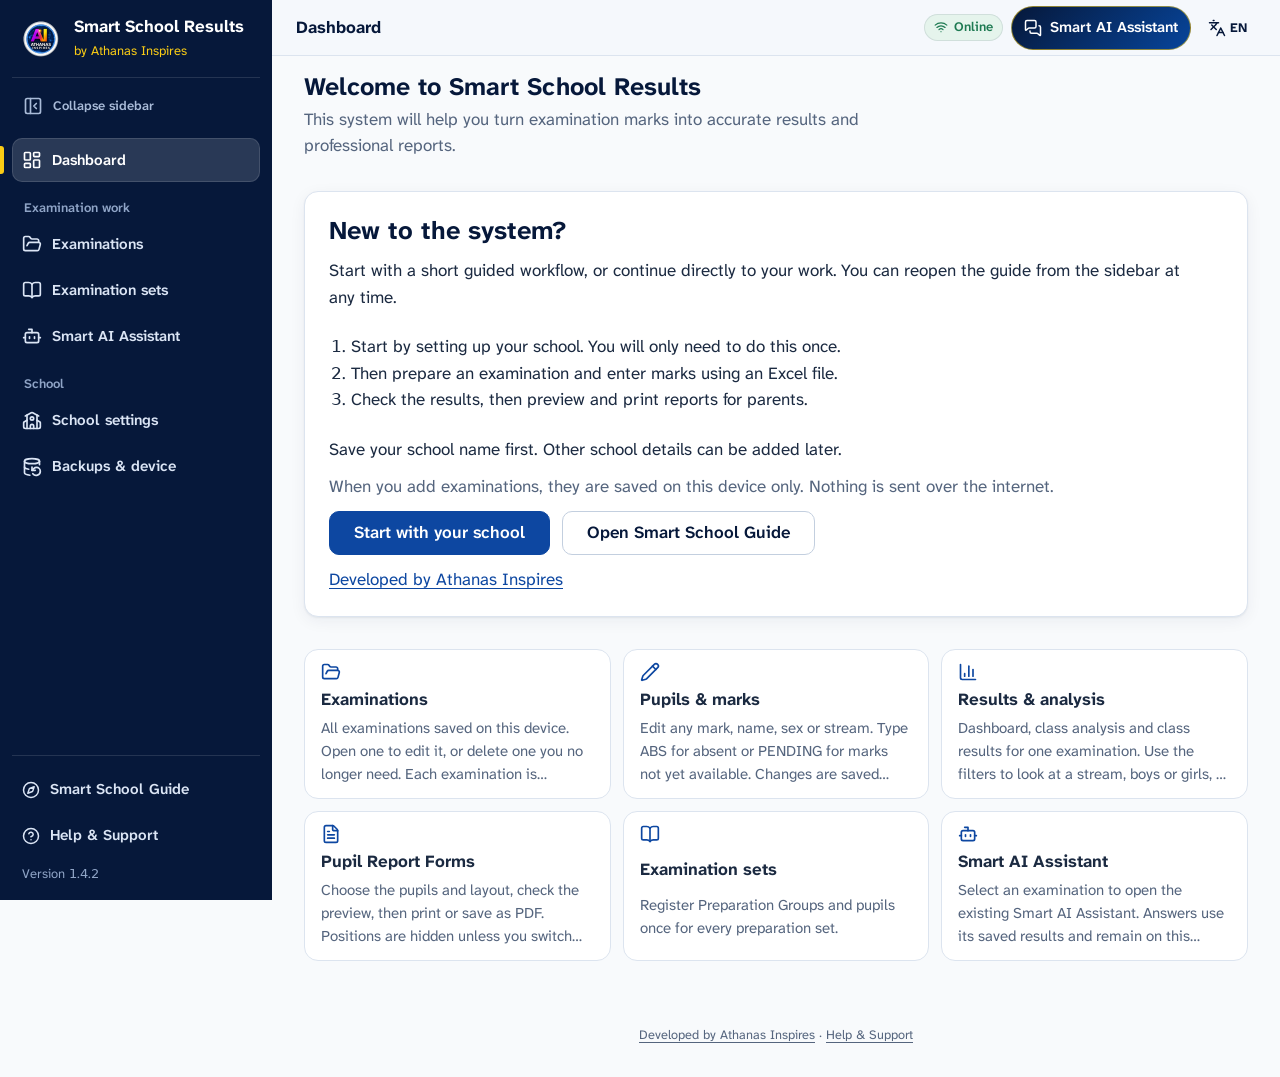
<file: index.html>
<!doctype html>
<html lang="en">
  <head>
    <meta charset="UTF-8" />
    <meta name="viewport" content="width=device-width, initial-scale=1.0" />
    <meta name="description" content="Turn examination marks into accurate results, class analysis and printable pupil reports. Works offline; data stays on this device." />
    <meta name="theme-color" content="#06183A" />
    <link rel="icon" href="./favicon.svg" type="image/svg+xml" />
    <link rel="icon" href="./favicon-48x48.png" sizes="48x48" type="image/png" />
    <link rel="apple-touch-icon" href="./apple-touch-icon.png" />
    <title>Smart School Results by Athanas Inspires</title>
    <script type="module" crossorigin src="./assets/index-DhOdcqYw.js"></script>
    <link rel="modulepreload" crossorigin href="./assets/rolldown-runtime-COiEfhsA.js">
    <link rel="modulepreload" crossorigin href="./assets/jsx-runtime-CldxteV5.js">
    <link rel="modulepreload" crossorigin href="./assets/workspace-state-CCWeCG8o.js">
    <link rel="modulepreload" crossorigin href="./assets/preferences-CVVCwSQQ.js">
    <link rel="modulepreload" crossorigin href="./assets/import-wrapper-prod-jtQInq1d.js">
    <link rel="modulepreload" crossorigin href="./assets/preload-helper-CRzLMJPS.js">
    <link rel="modulepreload" crossorigin href="./assets/db-ChilJUQ1.js">
    <link rel="modulepreload" crossorigin href="./assets/text-Cvvps6CO.js">
    <link rel="modulepreload" crossorigin href="./assets/useI18n-WQ2WUEvk.js">
    <link rel="modulepreload" crossorigin href="./assets/chunk-OB3PAWPO-Cttlpxhf.js">
    <link rel="modulepreload" crossorigin href="./assets/createLucideIcon-DNdZxDmG.js">
    <link rel="modulepreload" crossorigin href="./assets/text-pKU4il_5.js">
    <link rel="modulepreload" crossorigin href="./assets/loader-circle-CKdVo_tQ.js">
    <link rel="modulepreload" crossorigin href="./assets/search-x-DXd-zR1n.js">
    <link rel="modulepreload" crossorigin href="./assets/ConfirmDialog-CmGvGN7z.js">
    <link rel="modulepreload" crossorigin href="./assets/streams-OWVIGmXI.js">
    <link rel="modulepreload" crossorigin href="./assets/examination-policy-Co5eGCa9.js">
    <link rel="modulepreload" crossorigin href="./assets/ids-Bro4AhpU.js">
    <link rel="modulepreload" crossorigin href="./assets/active-school-Bd4ATcNe.js">
    <link rel="modulepreload" crossorigin href="./assets/repository-BIjKZ836.js">
    <link rel="modulepreload" crossorigin href="./assets/subjects-BEHp22s2.js">
    <link rel="modulepreload" crossorigin href="./assets/types-BMUIxoV1.js">
    <link rel="modulepreload" crossorigin href="./assets/dexie-react-hooks-YjxgiUh4.js">
    <link rel="modulepreload" crossorigin href="./assets/EmptyState-D9obZEwE.js">
    <link rel="modulepreload" crossorigin href="./assets/context-JaHGpmsd.js">
    <link rel="modulepreload" crossorigin href="./assets/WorkLink-BAspqOei.js">
    <link rel="modulepreload" crossorigin href="./assets/NextAction-D8dg5EWh.js">
    <link rel="modulepreload" crossorigin href="./assets/class-labels-lp07vwb9.js">
    <link rel="modulepreload" crossorigin href="./assets/format-CmlmwK9r.js">
    <link rel="modulepreload" crossorigin href="./assets/backup-risk-C0N6bspd.js">
    <link rel="modulepreload" crossorigin href="./assets/match-CQyRx1X-.js">
    <link rel="modulepreload" crossorigin href="./assets/aux-db-gXcQYMeD.js">
    <link rel="modulepreload" crossorigin href="./assets/report-display-7XMTWP6Y.js">
    <link rel="modulepreload" crossorigin href="./assets/validation-BbO2QytI.js">
    <link rel="modulepreload" crossorigin href="./assets/class-sheet-CQ-tvc5F.js">
    <link rel="modulepreload" crossorigin href="./assets/report-KtI6V4Qd.js">
    <link rel="modulepreload" crossorigin href="./assets/types-Cbd09qVI.js">
    <link rel="modulepreload" crossorigin href="./assets/ProcessingStatus-5o3JZjd7.js">
    <link rel="modulepreload" crossorigin href="./assets/grid-BWaW4lba.js">
    <link rel="modulepreload" crossorigin href="./assets/validate-9DiFrbns.js">
    <link rel="stylesheet" crossorigin href="./assets/ConfirmDialog-BtsT-K3Y.css">
    <link rel="stylesheet" crossorigin href="./assets/EmptyState-CoxQs-xd.css">
    <link rel="stylesheet" crossorigin href="./assets/index-stZi-DdD.css">
  <link rel="manifest" href="./manifest.webmanifest"></head>
  <body>
    <div id="root"></div>
    <noscript>Smart School Results needs JavaScript. Please enable it in your browser settings.</noscript>
  </body>
</html>
</file>
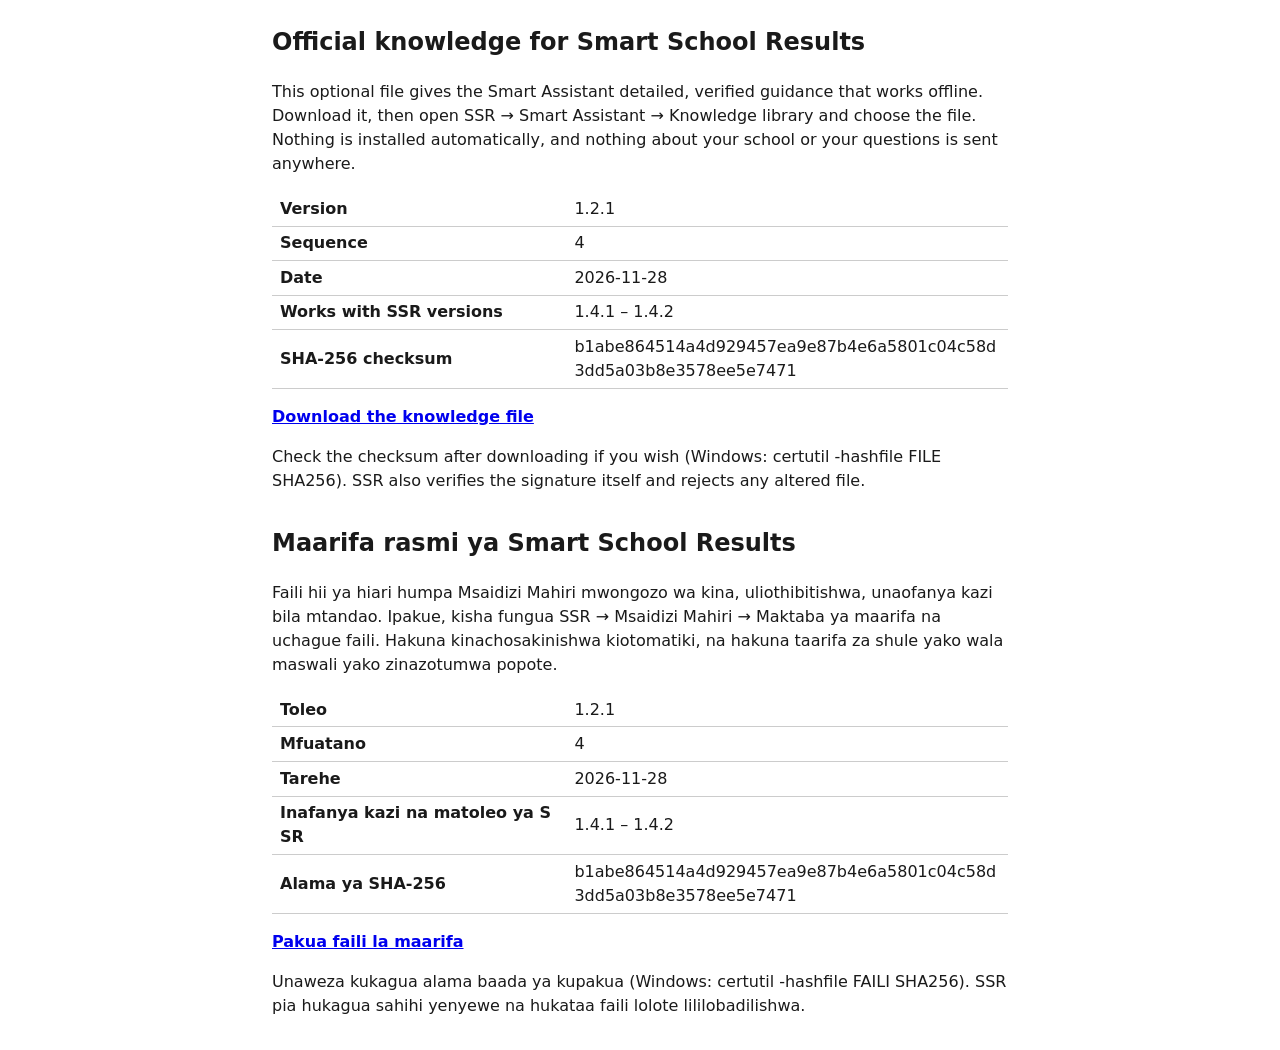
<file: knowledge/index.html>
<!doctype html><html lang="en"><head><meta charset="utf-8"><meta name="viewport" content="width=device-width,initial-scale=1"><meta name="robots" content="noindex"><title>SSR official knowledge</title><style>body{font:16px/1.5 system-ui,sans-serif;max-width:46rem;margin:1.5rem auto;padding:0 1rem;color:#1a1a1a}table{border-collapse:collapse;width:100%}th,td{text-align:left;padding:.3rem .5rem;border-bottom:1px solid #ccc;word-break:break-all}th{width:40%;font-weight:600}a{font-weight:600}section{margin-bottom:2rem}</style></head><body><section lang="en"><h2>Official knowledge for Smart School Results</h2><p>This optional file gives the Smart Assistant detailed, verified guidance that works offline. Download it, then open SSR → Smart Assistant → Knowledge library and choose the file. Nothing is installed automatically, and nothing about your school or your questions is sent anywhere.</p><table><tr><th scope="row">Version</th><td>1.2.1</td></tr><tr><th scope="row">Sequence</th><td>4</td></tr><tr><th scope="row">Date</th><td>2026-11-28</td></tr><tr><th scope="row">Works with SSR versions</th><td>1.4.1 – 1.4.2</td></tr><tr><th scope="row">SHA-256 checksum</th><td>b1abe864514a4d929457ea9e87b4e6a5801c04c58d3dd5a03b8e3578ee5e7471</td></tr></table><p><a href="ssr-official-knowledge-1.2.1.ssrk" download>Download the knowledge file</a></p><p>Check the checksum after downloading if you wish (Windows: certutil -hashfile FILE SHA256). SSR also verifies the signature itself and rejects any altered file.</p></section><section lang="sw"><h2>Maarifa rasmi ya Smart School Results</h2><p>Faili hii ya hiari humpa Msaidizi Mahiri mwongozo wa kina, uliothibitishwa, unaofanya kazi bila mtandao. Ipakue, kisha fungua SSR → Msaidizi Mahiri → Maktaba ya maarifa na uchague faili. Hakuna kinachosakinishwa kiotomatiki, na hakuna taarifa za shule yako wala maswali yako zinazotumwa popote.</p><table><tr><th scope="row">Toleo</th><td>1.2.1</td></tr><tr><th scope="row">Mfuatano</th><td>4</td></tr><tr><th scope="row">Tarehe</th><td>2026-11-28</td></tr><tr><th scope="row">Inafanya kazi na matoleo ya SSR</th><td>1.4.1 – 1.4.2</td></tr><tr><th scope="row">Alama ya SHA-256</th><td>b1abe864514a4d929457ea9e87b4e6a5801c04c58d3dd5a03b8e3578ee5e7471</td></tr></table><p><a href="ssr-official-knowledge-1.2.1.ssrk" download>Pakua faili la maarifa</a></p><p>Unaweza kukagua alama baada ya kupakua (Windows: certutil -hashfile FAILI SHA256). SSR pia hukagua sahihi yenyewe na hukataa faili lolote lililobadilishwa.</p></section></body></html>
</file>
<file: assets/ConfirmDialog-BtsT-K3Y.css>
.help-layer{z-index:50;position:fixed;inset:0}.help-layer__backdrop{background:#14284b59;position:absolute;inset:0}.help-panel{background:var(--color-surface);width:min(420px,100%);box-shadow:var(--shadow-overlay);padding:var(--space-5);align-content:start;gap:var(--space-5);animation:.16s ease-out help-in;display:grid;position:absolute;top:0;bottom:0;right:0;overflow-y:auto}.help-panel__header{justify-content:space-between;align-items:center;display:flex}.help-panel__header h2{font-size:var(--text-xl)}.help-panel__close{min-height:40px}.help-panel__section{gap:var(--space-3);padding-top:var(--space-4);border-top:1px solid var(--color-rule);display:grid}.help-panel__section h3{font-size:var(--text-md)}@keyframes help-in{0%{opacity:0;transform:translate(24px)}}.confirm-layer{padding:var(--space-4);place-items:center;display:grid}.confirm-dialog{background:var(--color-surface);border-radius:var(--radius-lg);width:min(480px,100%);box-shadow:var(--shadow-overlay);padding:var(--space-5);gap:var(--space-3);display:grid;position:relative}.confirm-dialog h2{font-size:var(--text-xl)}.confirm-dialog__icon{color:#b42318;background:#fef3f2;border-radius:12px;place-items:center;width:44px;height:44px;display:grid}.confirm-dialog__actions{margin-top:var(--space-2);justify-content:flex-end}.confirm-dialog--ok .confirm-dialog__icon{background:var(--color-ok-tint);color:var(--color-ok)}.release-notes__items{gap:var(--space-1);margin:0;padding-left:1.25rem;display:grid}
</file>
<file: assets/EmptyState-CoxQs-xd.css>
.empty-state{justify-items:start;gap:var(--space-3);padding:var(--space-6);border:1.5px dashed var(--color-rule-strong);border-radius:var(--radius-lg);background:var(--color-surface);display:grid}.empty-state__icon{background:var(--color-blue-tint);width:48px;height:48px;color:var(--color-blue);border-radius:12px;place-items:center;display:grid}.empty-state__title{font-size:var(--text-lg)}.empty-state__body{color:var(--color-text-muted);max-width:60ch}.empty-state__action{margin-top:var(--space-2)}
</file>
<file: assets/index-stZi-DdD.css>
@font-face{font-family:Atkinson Hyperlegible Next;font-style:normal;font-display:swap;font-weight:400;src:url(./atkinson-hyperlegible-next-latin-400-normal-FfmJh7DR.woff2)format("woff2"),url(./atkinson-hyperlegible-next-latin-400-normal-DPp7N0cD.woff)format("woff")}@font-face{font-family:Atkinson Hyperlegible Next;font-style:normal;font-display:swap;font-weight:600;src:url(./atkinson-hyperlegible-next-latin-600-normal-BBuhw47K.woff2)format("woff2"),url(./atkinson-hyperlegible-next-latin-600-normal-BhgCag5w.woff)format("woff")}@font-face{font-family:Atkinson Hyperlegible Next;font-style:normal;font-display:swap;font-weight:700;src:url(./atkinson-hyperlegible-next-latin-700-normal-Dpiyiu63.woff2)format("woff2"),url(./atkinson-hyperlegible-next-latin-700-normal-C2qZD_Q9.woff)format("woff")}:root{--color-ink:#06183a;--color-ink-soft:#0d47a1;--color-blue:#0d47a1;--color-blue-hover:#0a387e;--color-blue-tint:#e8f0fb;--color-paper:#f8fafc;--color-surface:#fff;--color-rule:#dce4ef;--color-rule-strong:#c3cfdf;--color-text:#1b2a41;--color-text-muted:#55657e;--color-margin:#facc15;--color-ok:#1e7a52;--color-ok-tint:#e5f4ec;--color-warn:#8f5208;--color-warn-tint:#fdf1de;--color-focus:#facc15;--font-sans:"SSR Digits", "Atkinson Hyperlegible Next", "Segoe UI", system-ui, -apple-system, sans-serif;--text-xs:.8125rem;--text-sm:.9375rem;--text-md:1.0625rem;--text-lg:1.25rem;--text-xl:1.5625rem;--text-2xl:2rem;--text-3xl:2.5rem;--leading-tight:1.2;--leading-body:1.55;--space-1:.25rem;--space-2:.5rem;--space-3:.75rem;--space-4:1rem;--space-5:1.5rem;--space-6:2rem;--space-7:3rem;--space-8:4rem;--radius-sm:6px;--radius-md:10px;--radius-lg:14px;--shadow-raised:0 1px 2px #14284b0f, 0 4px 16px #14284b0f;--shadow-overlay:0 12px 40px #14284b38;--motion-fast:.14s;--state-hover-bg:var(--color-blue-tint);--state-selected-border:var(--color-blue);--state-disabled-bg:#edf1f7;--state-disabled-text:var(--color-text-muted);--sidebar-width:272px;--header-height:56px;--content-max:1040px}*,:before,:after{box-sizing:border-box}html{-webkit-text-size-adjust:100%;-moz-text-size-adjust:100%;text-size-adjust:100%}body{background:var(--color-paper);min-height:100vh;color:var(--color-text);font-family:var(--font-sans);font-size:var(--text-md);line-height:var(--leading-body);-webkit-font-smoothing:antialiased;margin:0}h1,h2,h3,h4{color:var(--color-ink);line-height:var(--leading-tight);text-wrap:balance;margin:0;font-weight:700}p{text-wrap:pretty;margin:0}ul,ol{margin:0;padding:0}a{color:var(--color-blue);text-underline-offset:3px}a:hover{color:var(--color-blue-hover)}button{font:inherit}:focus-visible{outline:3px solid var(--color-focus);outline-offset:2px;border-radius:var(--radius-sm)}.visually-hidden{clip:rect(0 0 0 0);white-space:nowrap;border:0;width:1px;height:1px;margin:-1px;padding:0;overflow:hidden;position:absolute!important}.btn{justify-content:center;align-items:center;gap:var(--space-2);min-height:44px;padding:0 var(--space-5);border-radius:var(--radius-md);font-size:var(--text-md);cursor:pointer;white-space:nowrap;border:1px solid #0000;font-weight:600;line-height:1;text-decoration:none;display:inline-flex}.btn svg{flex:none}.btn-primary{background:var(--color-blue);color:#fff}.btn-primary:hover{background:var(--color-blue-hover);color:#fff}.btn-secondary{background:var(--color-surface);border-color:var(--color-rule-strong);color:var(--color-ink)}.btn-secondary:hover{border-color:var(--color-blue);color:var(--color-blue)}.btn-quiet{color:var(--color-ink);padding:0 var(--space-3);background:0 0}.btn-quiet:hover{background:var(--color-blue-tint);color:var(--color-ink)}.btn[disabled]{opacity:.55;cursor:not-allowed}.panel{background:var(--color-surface);border:1px solid var(--color-rule);border-radius:var(--radius-lg);padding:var(--space-5)}.panel-title{font-size:var(--text-lg);margin-bottom:var(--space-3)}.muted{color:var(--color-text-muted)}.tick-list{gap:var(--space-3);list-style:none;display:grid}.tick-list li{gap:var(--space-3);grid-template-columns:22px 1fr;align-items:start;display:grid}.tick-list svg{color:var(--color-blue);margin-top:3px}.badge{font-size:var(--text-xs);white-space:nowrap;border-radius:999px;align-items:center;gap:6px;padding:3px 10px;font-weight:600;display:inline-flex}.badge-ok{background:var(--color-ok-tint);color:var(--color-ok)}.badge-warn{background:var(--color-warn-tint);color:var(--color-warn)}.badge-planned{color:var(--color-text-muted);background:#edf1f7}.badge-info{background:var(--color-blue-tint);color:var(--color-blue-hover)}@media (prefers-reduced-motion:reduce){*,:before,:after{transition-duration:.01ms!important;animation-duration:.01ms!important}}.form-section{gap:var(--space-4);display:grid}.form-section+.form-section{margin-top:var(--space-5)}.form-section__intro{color:var(--color-text-muted);font-size:var(--text-sm);max-width:68ch;margin-top:calc(var(--space-2) * -1)}.form-grid{gap:var(--space-4);grid-template-columns:repeat(auto-fit,minmax(220px,1fr));display:grid}.field{align-content:start;gap:6px;min-width:0;display:grid}.field__label{font-weight:600;font-size:var(--text-sm);color:var(--color-ink)}.field__optional{color:var(--color-text-muted);font-weight:400}.field__hint{font-size:var(--text-xs);color:var(--color-text-muted)}.field__error{font-size:var(--text-xs);color:#b42318;font-weight:600}.input{border:1px solid var(--color-rule-strong);border-radius:var(--radius-md);background:var(--color-surface);width:100%;min-height:44px;color:var(--color-text);font:inherit;font-size:var(--text-md);padding:10px 12px}textarea.input{resize:vertical;min-height:88px;line-height:1.45}.input:hover{border-color:var(--color-blue)}.input:focus-visible{outline:3px solid var(--color-focus);outline-offset:0;border-color:var(--color-blue)}.input[aria-invalid=true]{background:#fff8f7;border-color:#b42318}.choice-row{gap:var(--space-2);flex-wrap:wrap;display:flex}.choice{align-items:center;gap:var(--space-2);min-height:44px;padding:0 var(--space-4);border:1px solid var(--color-rule-strong);border-radius:var(--radius-md);background:var(--color-surface);cursor:pointer;font-weight:600;font-size:var(--text-sm);display:inline-flex}.choice:has(input:checked){border-color:var(--color-blue);background:var(--color-blue-tint);color:var(--color-ink)}.choice input{accent-color:var(--color-blue);width:18px;height:18px;margin:0}.btn-danger{color:#fff;background:#b42318}.btn-danger:hover{color:#fff;background:#912018}.btn-small{min-height:36px;padding:0 var(--space-3);font-size:var(--text-sm)}@media screen and (pointer:coarse){.btn-small{min-height:44px}}.form-actions{gap:var(--space-3);flex-wrap:wrap;align-items:center;display:flex}.notice{gap:var(--space-3);padding:var(--space-3) var(--space-4);border-radius:var(--radius-md);font-size:var(--text-sm);align-items:flex-start;display:flex}.notice svg{flex:none;margin-top:2px}.notice-error{color:#912018;background:#fef3f2;border:1px solid #fecdca}.notice-ok{background:var(--color-ok-tint);color:var(--color-ok)}.notice-info{background:var(--color-blue-tint);color:var(--color-ink)}.stack{gap:var(--space-5);display:grid}.chip{text-align:left;min-height:44px;padding:var(--space-2) var(--space-4);border:1px solid var(--color-rule-strong);background:var(--color-surface);color:var(--color-ink);font-weight:600;font-size:var(--text-sm);cursor:pointer;border-radius:999px;justify-content:center;align-items:center;display:inline-flex}.assistant__suggestions .chip{min-height:36px;font-size:var(--text-xs)}.chip:hover{border-color:var(--color-blue)}.chip[aria-pressed=true]{background:var(--color-blue);border-color:var(--color-blue);color:#fff}.notice-warn{background:var(--color-warn-tint);color:var(--color-warn)}@media screen{.btn,.chip,.choice,.input,.cell-input{transition:background-color .12s,border-color .12s,color .12s,box-shadow .12s}.btn-primary:not(:disabled):is(:hover,:focus-visible),.btn-danger:not(:disabled):is(:hover,:focus-visible){box-shadow:0 2px 6px #14284b29}.btn-secondary:not(:disabled):is(:hover,:focus-visible){background:var(--color-blue-tint);border-color:var(--color-blue);color:var(--color-ink)}.panel{box-shadow:var(--shadow-raised)}.badge{box-shadow:inset 0 0 0 1px #14284b1a}.chip[aria-pressed=true]{box-shadow:inset 0 0 0 1px}.choice:has(input:checked){box-shadow:inset 0 0 0 1px}.input:is(:disabled,[readonly]),.btn:disabled{opacity:1;border-color:var(--color-rule-strong);color:var(--color-text-muted);box-shadow:none;background:#edf1f7}.input:disabled,.btn:disabled{cursor:not-allowed}.input[readonly]{cursor:default}.input[aria-invalid=true],.cell-input[aria-invalid=true]{box-shadow:inset 3px 0 #b42318}.notice-error,.notice-warn{box-shadow:inset 3px 0}.data-table tbody tr:is(:hover,:focus-within) td{background-color:var(--color-blue-tint)}}@media screen and (prefers-reduced-motion:reduce){.btn,.chip,.choice,.input,.cell-input,.sidebar__link,.sidebar__guide,.sidebar__toggle{transition:none!important}}@media screen{.sidebar__byline{color:#facc15;font-size:var(--text-xs);margin-top:.3rem}.sidebar__brand .product-brand{object-fit:contain;flex:0 0 42px}.btn-primary{color:#fff;background:#0d47a1;border-color:#0d47a1}.input:focus-visible,.cell-input:focus-visible{outline-offset:2px;outline:2px solid #0d47a1}.sidebar__link.active,.sidebar__guide.active{background:#0d47a1}}.school-heading-line-wrap{min-width:0;max-width:100%}.school-heading-line{white-space:nowrap;min-width:0;max-width:100%;display:block;overflow-wrap:normal!important}.backup-export-caution{color:var(--color-text-muted);margin-top:.3rem;font-weight:400;display:block}@media (prefers-reduced-motion:reduce){.spin{animation:none!important}}@media screen{:is(.btn,.chip,.choice,.language-switch__option,.exam-context__reports>summary,.sidebar__link,.sidebar__guide,.sidebar__toggle){touch-action:manipulation;-webkit-tap-highlight-color:transparent}.language-switch__option{transition:background-color var(--motion-fast) ease,border-color var(--motion-fast) ease,color var(--motion-fast) ease}:is(.btn,.chip,.language-switch__option):not(:disabled):active{transform:translateY(1px)}.btn-quiet:not(:disabled):active{background:var(--state-hover-bg)}.sidebar__link:active,.sidebar__guide:active,.sidebar__toggle:active{background:#ffffff29}.language-switch__option:not([aria-pressed=true]):hover{background:var(--state-hover-bg);color:var(--color-ink)}.chip[aria-pressed=true]:not(:disabled):hover{background:var(--color-blue-hover);border-color:var(--color-blue-hover);color:#fff}.exam-context__reports[open]>summary,.app-header__more-toggle[aria-expanded=true]{background:var(--state-hover-bg);border-color:var(--state-selected-border)}:is(.chip,.language-switch__option):disabled{background:var(--state-disabled-bg);border-color:var(--color-rule-strong);color:var(--state-disabled-text);box-shadow:none;cursor:not-allowed}.choice:has(input:disabled){background:var(--state-disabled-bg);border-color:var(--color-rule-strong);color:var(--state-disabled-text);box-shadow:none;cursor:not-allowed}.btn[aria-busy=true]{cursor:progress}.language-switch__option:focus-visible{outline-offset:1px}}@media screen and (prefers-reduced-motion:reduce){:is(.btn,.chip,.language-switch__option):active{transform:none!important}.language-switch__option{transition:none!important}}@media screen{.disclosure-marker>summary{list-style:none}.disclosure-marker>summary::-webkit-details-marker{display:none}.disclosure-marker>summary:before{content:"";width:.5rem;height:.5rem;transition:transform var(--motion-fast) ease;border-bottom:2px solid;border-right:2px solid;flex:none;margin-right:.15rem;transform:rotate(-45deg)}.disclosure-marker[open]>summary:before{transform:rotate(45deg)}}@media screen and (prefers-reduced-motion:reduce){.disclosure-marker>summary:before{transition:none!important}}@media print{.product-chrome,.help-layer{display:none!important}:is(.report__table,.academic-table,.sheet-table,.master-table,.master-analysis-table,.results-table) :is(th,td){overflow-wrap:break-word;-webkit-hyphens:none;hyphens:none;word-break:normal}:is(.report__table,.academic-table,.sheet-table,.master-table,.master-analysis-table,.results-table) :is(td.num,td.rank,td.grade,td.position,td.sn){white-space:nowrap}}table{font-variant-numeric:lining-nums tabular-nums}@font-face{font-family:SSR Digits;font-weight:400;font-display:swap;src:url(./sans-400-Cz0rZFPT.woff)format("woff");unicode-range:U+30-39}@font-face{font-family:SSR Digits;font-weight:700;font-display:swap;src:url(./sans-700-DSr3nQ-5.woff)format("woff");unicode-range:U+30-39}.one-subject{gap:var(--space-3);max-width:32rem;margin-block:var(--space-4);display:grid}.one-subject__bar,.one-subject__actions,.one-subject__nav{gap:var(--space-2);flex-wrap:wrap;align-items:center;display:flex}.one-subject .btn,.one-subject .input{min-height:44px}.one-subject__input{text-align:center;max-width:12rem;font-size:1.5rem}.one-subject__select{flex:12rem;min-width:0}.one-subject__pupil{overflow-wrap:anywhere;gap:2px;display:grid}.one-subject__progress{font-variant-numeric:tabular-nums}.one-subject__close{margin-inline-start:auto}.backup-status{gap:var(--space-2);margin-block:var(--space-4);display:grid}.backup-status__list{gap:4px;margin:0;padding-inline-start:1.1rem;display:grid}.danger-zone{border:1px solid #dcbbbb;grid-column:1/-1}.danger-zone__summary{cursor:pointer}.danger-zone__summary>h2{margin:0;display:inline}.danger-zone>h2{color:#912c27}.danger-zone__option{border-top:1px solid var(--color-border);padding-top:var(--space-4);margin-top:var(--space-4);gap:var(--space-3);display:grid}.danger-zone__option .btn{white-space:normal;text-align:left;justify-self:start}.reset-dialog{width:min(680px,100%);max-height:calc(100dvh - 2rem);overflow-y:auto}.reset-dialog__content{gap:var(--space-3);min-width:0;display:grid}.reset-summary{gap:.3rem;display:grid}.reset-summary>div{justify-content:space-between;gap:1rem;display:flex}.reset-summary dd{margin:0;font-weight:700}.reset-ack{align-items:flex-start;gap:.7rem;display:flex}.reset-ack input{flex:none;width:1.2rem;height:1.2rem;margin-top:.3rem}.reset-dialog .form-actions{background:var(--color-surface);padding:.7rem 0;position:sticky;bottom:0}.reset-dialog .btn{white-space:normal}.workspace-block{align-content:center;justify-items:start;gap:1rem;max-width:680px;min-height:100dvh;margin:auto;padding:2rem;display:grid}@media print{.danger-zone,.reset-notice{display:none!important}}@media screen{.exam-context{box-shadow:0 1px 3px #14284b0d}.exam-context__nav [aria-current=page]{box-shadow:inset 0 0 0 1px var(--color-blue)}.app-shell__sidebar{transition-property:transform}.exam-context{background:var(--color-surface);border:1px solid var(--color-rule);border-radius:var(--radius-md);gap:.5rem;min-width:0;margin-bottom:1rem;padding:1rem;display:grid}.exam-context__identity{overflow-wrap:anywhere;font-weight:700}.exam-context .muted{font-size:var(--text-sm)}.exam-context__nav{flex-wrap:wrap;align-items:flex-start;gap:.5rem;display:flex}.exam-context__nav [aria-current=page]{border-color:var(--color-blue);background:var(--color-blue-tint)}.exam-context__reports{position:relative}.exam-context__menus{display:contents}.exam-context__reports>button[aria-expanded=true]{background:var(--state-hover-bg);border-color:var(--state-selected-border)}.exam-context__reports>div{border:1px solid var(--color-rule);border-radius:var(--radius-md);background:#fff;gap:.6rem;margin-top:.4rem;padding:1rem;display:grid}.return-task{margin:0 0 1rem}.next-action{gap:.7rem;margin-bottom:1rem;display:grid}.next-action>.btn{justify-self:start}.print-scope{gap:.7rem;margin-bottom:1rem;display:grid}.saved-list,.saved-item,.saved-item__main,.saved-item__actions{min-width:0;max-width:100%}.saved-item__main{overflow-wrap:anywhere;flex:210px}.saved-item__actions{flex-wrap:wrap}.btn{white-space:normal;overflow-wrap:anywhere;text-align:center;max-width:100%;padding-top:.5rem;padding-bottom:.5rem;line-height:1.35}.form-actions,.choice-row,.app-header__tools,.app-main__inner,.panel,.reports,.reports__preview,.reports__controls,.reports__preview>*,.form-grid>*{min-width:0}.report-preview-scroll{min-width:0;max-width:100%;overflow-x:auto}.report-preview-scroll .report-pages{justify-content:start}.reports__quality,.reports__exam,.reports__behaviour-tools{overflow-wrap:anywhere;max-width:100%}.reports__group,.reports__pair,.reports__resolve{min-width:0}.reports__preview .input,.reports__controls .input{min-width:0;max-width:100%}.confirm-dialog{max-height:calc(100dvh - 2rem);overflow:auto}.banner{flex-wrap:wrap}.dashboard .panel+.panel{margin-top:1rem}@media (max-width:560px){.app-header__tools{margin-left:auto}.app-header{gap:.4rem;padding-left:.6rem;padding-right:.6rem}.exam-context__nav{grid-template-columns:repeat(2,minmax(0,1fr));gap:.4rem;display:grid}.exam-context__scope{grid-column:1/-1}.exam-context__menus{display:contents}.exam-context__nav .btn,.exam-context__reports>button{justify-content:center;width:100%;min-height:44px}.exam-context__reports{display:contents}.exam-context__reports>div{order:2;grid-column:1/-1}.saved-item{padding:1rem}.form-actions .btn{flex-shrink:1}}@media (max-width:380px){.app-header [data-testid=connection-status] .connection-label{clip:rect(0,0,0,0);width:1px;height:1px;position:absolute;overflow:hidden}.app-header [data-testid=connection-status]{padding:.5rem}}.exam-context{gap:.55rem;margin-bottom:.6rem;padding:.8rem 1rem}.exam-context__top{justify-content:space-between;align-items:center;gap:1rem;display:flex}.exam-context__identity{font-size:var(--text-lg);margin:0;line-height:1.25}.exam-context__change,.exam-context__scope{font-size:var(--text-xs);white-space:nowrap}.exam-context__scope{color:var(--color-text-muted);align-self:center;margin-right:auto}.exam-context__nav{align-items:center;gap:.4rem}.exam-context__reports>div:before{content:"";height:.6rem;position:absolute;top:-.6rem;left:0;right:0}.exam-context__reports>div{z-index:15;min-width:220px;max-width:calc(100vw - 1.5rem);box-shadow:var(--shadow-overlay);position:absolute;left:0}.exam-context__reports>#exam-menu-reports{left:auto;right:0}.exam-context__parent{align-items:center;gap:.3rem;display:inline-flex}.exam-context__caption{font-size:var(--text-sm);color:var(--color-text-muted);margin-right:auto}.saved-item__hint{font-size:var(--text-xs);color:var(--color-text-muted)}.page-header--workspace{justify-content:flex-end;align-items:center;gap:.5rem;margin:0 0 .65rem}.page-header--workspace:has(:not(.page-header__aside)){min-height:0}.page-header--workspace .page-header__text{position:absolute}.examination-workspace .form-section{padding:var(--space-4)}.examination-workspace .form-section+.form-section{margin-top:var(--space-4)}.processing-status{color:var(--color-blue);font-size:var(--text-sm);background:var(--color-blue-tint);border-radius:var(--radius-sm);align-items:center;gap:.5rem;padding:.5rem .7rem;display:flex}@media (max-width:560px){.exam-context__reports>div{box-shadow:none;position:static}.exam-context__top{flex-wrap:wrap;align-items:flex-start}.exam-context__identity{font-size:1rem}.exam-context__change{white-space:normal}.page-header--workspace .btn{font-size:var(--text-xs)}}}@media print{.processing-status,.product-brand{display:none!important}}@media screen{.app-main__inner.examination-workspace{max-width:min(100%,1360px);padding-top:var(--space-2)}.exam-editor__delete{border-color:var(--color-rule);margin-top:var(--space-6)}}@media screen and (max-width:960px){.exam-context{gap:.3rem;margin-bottom:.3rem;padding:.4rem .75rem}.exam-context__top{flex-wrap:wrap;gap:.3rem .75rem}.page-header--workspace{margin-bottom:.4rem}}@media screen and (max-width:560px){.exam-context__nav{grid-template-columns:repeat(4,minmax(0,1fr));gap:.3rem}.exam-context__nav .btn,.exam-context__reports>button{font-size:var(--text-xs);min-height:44px;padding:.25rem .15rem;line-height:1.15}.exam-context__caption{display:none}.exam-context__identity{font-size:1rem}.exam-context__scope{line-height:1}.page-header--workspace{margin-bottom:.2rem}.page-header--workspace .form-actions{grid-template-columns:repeat(2,minmax(0,1fr));align-items:stretch;gap:.3rem;display:grid}.page-header--workspace .form-actions>*{min-width:0}.page-header--workspace .form-actions .btn{text-align:center;justify-content:center;padding:.2rem .4rem;line-height:1.2}.app-main__inner.examination-workspace{padding-left:var(--space-3);padding-right:var(--space-3)}.examination-workspace .panel{padding:.6rem}}@media screen{.reports{padding-bottom:5.5rem}}.page-header{justify-content:space-between;align-items:flex-end;gap:var(--space-3);margin-bottom:var(--space-4);flex-wrap:wrap;display:flex}.page-header h1{font-size:var(--text-xl)}.page-header__description{margin-top:var(--space-1);color:var(--color-text-muted);font-size:var(--text-md);max-width:62ch}.saved__message{margin-bottom:var(--space-4)}.saved-list{gap:var(--space-3);list-style:none;display:grid}.saved-item{justify-content:space-between;align-items:center;gap:var(--space-3);padding:var(--space-4) var(--space-5);background:var(--color-surface);border:1px solid var(--color-rule);border-left:4px solid var(--color-margin);border-radius:var(--radius-md);flex-wrap:wrap;display:flex}.saved-item__main{gap:4px;min-width:0;display:grid}.saved-item__title{font-size:var(--text-md)}.saved-item__title a{color:var(--color-ink);text-decoration:none}.saved-item__title a:hover{color:var(--color-blue);text-decoration:underline}.saved-item__meta{gap:var(--space-1) var(--space-4);font-size:var(--text-sm);color:var(--color-text-muted);flex-wrap:wrap;display:flex}.saved-item__actions{gap:var(--space-2);display:flex}.banner{align-items:center;gap:var(--space-3);padding:var(--space-3) var(--space-5);font-size:var(--text-sm);border-bottom:1px solid var(--color-rule);display:flex}.banner svg{flex:none}.banner p{flex:1}.banner-warn{background:var(--color-warn-tint);color:var(--color-warn)}.banner-info{background:var(--color-blue-tint);color:var(--color-ink)}.banner-actions{gap:var(--space-2);flex-wrap:wrap;display:flex}.banner .btn{min-height:36px;padding:0 var(--space-4);font-size:var(--text-sm)}.language-switch{border:1px solid var(--color-rule-strong);border-radius:var(--radius-md);background:var(--color-surface);padding:3px;display:inline-flex}.language-switch__option{min-width:40px;min-height:32px;color:var(--color-text-muted);font-size:var(--text-sm);cursor:pointer;background:0 0;border:0;border-radius:7px;font-weight:600}.language-switch__option[aria-pressed=true]{background:var(--color-ink);color:#fff}:root{--assistant-width:clamp(360px, 30vw, 480px)}.assistant-panel{--assistant-font:.875rem;top:var(--ap-top,var(--header-height));z-index:45;gap:var(--space-2);width:min(var(--assistant-width), 100vw);padding:var(--space-3) var(--space-4) var(--space-4);background:var(--color-surface);border-left:1px solid var(--color-rule-strong);box-shadow:var(--shadow-overlay);overscroll-behavior:contain;animation:assistant-in var(--motion-fast) ease-out;flex-direction:column;display:flex;position:fixed;bottom:0;right:0;overflow:hidden auto}.assistant-panel:focus{outline:none}.assistant-panel--full{z-index:110;width:100vw;padding:var(--space-3);border-left:0;top:0}.assistant-panel__header{align-items:flex-start;gap:var(--space-2);display:flex}.assistant-panel__mark{background:var(--color-ink);color:#fff;border-radius:50%;flex:none;place-items:center;width:32px;height:32px;margin-top:2px;display:inline-grid}.assistant-panel__title{flex:auto;min-width:0}.assistant-panel__title h2{font-size:var(--text-md);margin:0;line-height:1.25}.assistant-panel__context{font-size:var(--text-xs);color:var(--color-ink-soft);overflow-wrap:anywhere;margin:1px 0 0;font-weight:600;line-height:1.3}.assistant-panel__badge{color:var(--color-text-muted);margin:1px 0 0;font-size:.75rem;line-height:1.3}.assistant-panel__icon{flex:none;justify-content:center;min-width:44px;min-height:44px;padding:0}.assistant-panel__close{min-width:44px;min-height:44px}.assistant-panel__views{border-radius:var(--radius-md);background:var(--color-blue-tint);grid-template-columns:repeat(3,minmax(0,1fr));gap:2px;padding:3px;display:grid}.assistant-panel__view{justify-content:center;align-items:center;gap:var(--space-1);min-height:40px;padding:2px var(--space-1);border-radius:calc(var(--radius-md) - 2px);color:var(--color-text);font:inherit;font-size:var(--text-xs);text-align:center;cursor:pointer;background:0 0;border:1px solid #0000;line-height:1.15;display:inline-flex}.assistant-panel__view svg{flex:none}.assistant-panel__view:hover{background:#fff9}.assistant-panel__view[aria-pressed=true]{border-color:var(--state-selected-border);background:var(--color-surface);font-weight:700;box-shadow:0 1px 2px #14284b1f}.assistant-panel__unsaved{color:var(--color-warn);font-weight:600;display:block}.assistant-panel__status{align-items:center;gap:var(--space-2);font-size:var(--text-sm);flex-wrap:wrap;margin:0;display:flex}.assistant-panel__status>span{flex:12rem}.assistant-panel__log{overscroll-behavior:contain;gap:var(--space-3);min-height:8rem;padding:var(--space-2) var(--space-1);flex-direction:column;flex:auto;display:flex;overflow-y:auto}.assistant-panel__pane{align-content:start;gap:var(--space-4);padding:var(--space-1);flex:auto;display:grid;overflow-y:auto}.assistant-panel__pane h3{margin:0 0 var(--space-2);font-size:var(--text-md)}.assistant-panel__suggestions{gap:var(--space-1);align-items:flex-start;min-width:0;display:flex}.assistant-panel__chips{gap:var(--space-2);flex-wrap:wrap;flex:auto;min-width:0;padding:2px;display:flex}.assistant-panel__chips .chip{min-height:36px;padding:var(--space-1) var(--space-3);font-size:var(--assistant-font);white-space:normal;text-align:left}.assistant-panel__chips-hide{flex:none;justify-content:center;min-width:36px;padding:0}.assistant-memory__check{margin-bottom:var(--space-2)}.assistant-panel__tools{gap:0 var(--space-1);padding-top:var(--space-1);flex-wrap:wrap;align-items:center;display:flex}.assistant-panel__tools .btn-small{padding:0 var(--space-2);font-size:var(--text-xs);gap:var(--space-1)}.assistant-restricted{border-top:1px solid var(--border,#d0d5dd);max-height:42%;margin-top:auto;padding:.5rem .75rem;overflow-y:auto}.assistant-restricted summary{cursor:pointer;min-height:36px;padding:.4rem 0;font-weight:600}.assistant-restricted .choice-row{flex-wrap:wrap;gap:.5rem;padding:.25rem 0 .5rem;display:flex}.assistant-panel--text-s{--assistant-font:.8125rem}.assistant-panel--text-m{--assistant-font:.875rem}.assistant-panel--text-l{--assistant-font:1rem}.assistant-msg{max-width:100%;font-size:var(--assistant-font);overflow-wrap:anywhere;line-height:1.5}.assistant-msg p{margin:0}.assistant-msg--user{max-width:85%;padding:var(--space-2) var(--space-3);background:var(--color-blue-tint);white-space:pre-wrap;border-radius:16px 16px 4px;align-self:flex-end}.assistant-msg:not(.assistant-msg--user){padding:var(--space-2) var(--space-3);border:1px solid var(--color-rule);border-left:3px solid var(--color-rule-strong);background:var(--color-surface);border-radius:4px 16px 16px;align-self:stretch;margin-left:28px;position:relative;box-shadow:0 1px 2px #14284b0f}.assistant-msg__icon{background:var(--color-ink);color:#fff;border-radius:50%;place-items:center;width:22px;height:22px;display:inline-grid;position:absolute;top:4px;left:-30px}.assistant-msg--done{border-left-color:var(--color-ok)!important}.assistant-msg--unsupported,.assistant-msg--notice{border-left-color:var(--color-warn)!important}.assistant-msg__lines{margin:var(--space-2) 0 0;padding-left:var(--space-5);gap:var(--space-1);display:grid}.assistant-msg__options{gap:var(--space-2);margin-top:var(--space-2);display:grid}.assistant-option{align-items:center;gap:var(--space-3);width:100%;min-height:44px;padding:var(--space-2) var(--space-3);text-align:left;font:inherit;border:1px solid var(--color-rule-strong);border-radius:var(--radius-md);background:var(--color-surface);color:var(--color-text);cursor:pointer;transition:background var(--motion-fast), border-color var(--motion-fast);display:flex}.assistant-option:hover:not(:disabled){background:var(--state-hover-bg);border-color:var(--state-selected-border)}.assistant-option:disabled{background:var(--state-disabled-bg);color:var(--state-disabled-text);cursor:default}.assistant-option__letter{background:var(--color-ink);color:#fff;width:28px;height:28px;font-weight:700;font-size:var(--text-sm);border-radius:50%;flex:none;place-items:center;display:inline-grid}.assistant-option:disabled .assistant-option__letter{background:var(--color-text-muted)}.assistant-msg__actions,.assistant-msg__suggestions{gap:var(--space-2);margin-top:var(--space-2);flex-wrap:wrap;display:flex}.assistant-msg__actions .btn{min-height:44px}.assistant-msg__note{font-size:var(--text-sm);color:var(--color-text-muted);margin-top:var(--space-2)!important}.assistant-msg__unavailable{font-size:var(--text-sm);color:var(--color-text-muted)}.assistant-academic{gap:var(--space-2);margin-top:var(--space-2);padding:var(--space-2);border:1px solid var(--color-rule);border-radius:var(--radius-md);background:var(--color-paper);display:grid}.assistant-academic__stamp{font-size:var(--text-xs);color:var(--color-text-muted)}.assistant-academic__outdated{align-items:center;gap:var(--space-2);padding:var(--space-2);border-radius:var(--radius-sm);background:var(--color-warn-tint);color:var(--color-warn);font-size:var(--text-sm);flex-wrap:wrap;font-weight:600;display:flex}.assistant-academic__label{font-size:var(--text-xs);letter-spacing:.02em;text-transform:uppercase;color:var(--color-ink-soft);font-weight:700}.assistant-academic__summary{font-weight:600}.assistant-academic__detail{font-size:var(--text-sm)}.assistant-academic summary{cursor:pointer;min-height:32px;font-size:var(--text-sm);color:var(--color-blue);font-weight:600}.assistant-academic__table{max-width:100%;overflow-x:auto}.assistant-academic__table table{width:100%;font-size:.93em}.assistant-msg :is(th,td){white-space:normal;overflow-wrap:anywhere;padding:4px 6px}.assistant-academic__explain ul{margin:var(--space-1) 0 0;padding-left:var(--space-5);font-size:var(--text-sm)}.assistant-history{gap:var(--space-2);margin:0;padding:0;list-style:none;display:grid}.assistant-history>li{gap:var(--space-2);padding:var(--space-3);border:1px solid var(--color-rule);border-radius:var(--radius-md);overflow-wrap:anywhere;display:grid}.assistant-history .badge{margin-left:var(--space-2)}.assistant-legacy ul{padding-left:var(--space-5);font-size:var(--text-sm)}.assistant-memory__group{gap:var(--space-2);margin:var(--space-3) 0 0;padding:var(--space-3);border:1px solid var(--color-rule);border-radius:var(--radius-md);display:grid}.assistant-memory__group legend{padding:0 var(--space-1);font-weight:700}.app-header .app-header__assistant{min-height:38px;padding:0 var(--space-3);font-size:var(--text-sm);white-space:nowrap;position:relative}.app-header__assistant[aria-expanded=true]{border-color:var(--state-selected-border);background:var(--color-blue-tint)}.app-header__assistant-dot{background:var(--color-blue);width:9px;height:9px;box-shadow:0 0 0 2px var(--color-surface);border-radius:50%;position:absolute;top:4px;right:4px}@media (max-width:720px){.app-header .app-header__assistant{justify-content:center;min-width:44px;min-height:44px;padding:0}.app-header__assistant-label{clip:rect(0 0 0 0);white-space:nowrap;width:1px;height:1px;position:absolute;overflow:hidden}}@keyframes assistant-in{0%{opacity:.6;transform:translate(16px)}to{opacity:1;transform:none}}@media (prefers-reduced-motion:reduce){.assistant-panel{animation:none}.assistant-option{transition:none}}@media print{.assistant-panel,.app-header__assistant{display:none!important}.app-shell__body{margin-right:0!important}}.assistant-panel__composer .ask-composer__label{clip:rect(0 0 0 0);white-space:nowrap;width:1px;height:1px;position:absolute;overflow:hidden}@container (width<=26rem){.assistant-panel__composer .ask-composer__row{flex-direction:row}.assistant-panel__composer .ask-composer__input{flex:8rem}.assistant-panel__composer.ask-composer .ask-composer__submit{width:auto;min-width:5.5rem}}@container (width<=17rem){.assistant-panel__composer .ask-composer__row{flex-direction:column}.assistant-panel__composer.ask-composer .ask-composer__submit{width:100%}}@media (max-height:560px){.assistant-panel__log{flex:none;min-height:14rem;max-height:none;overflow:visible}}.typewriter-rest{color:#0000}@media (forced-colors:active){.typewriter-rest{color:canvas}}.assistant-msg__skip{margin-top:var(--space-1)}.assistant-msg--busy{align-items:center;gap:var(--space-2);color:var(--color-text-muted);font-size:var(--text-sm);display:flex}.assistant-msg__notes{margin:var(--space-2) 0 0;padding-left:var(--space-5);font-size:var(--text-sm);color:var(--color-warn)}.assistant-panel__hint{font-size:var(--text-xs);color:var(--color-text-muted);margin:0}.assistant-chip{flex:none;align-items:center;display:inline-flex}.assistant-chip .chip{border-top-right-radius:0;border-bottom-right-radius:0}.assistant-chip__dismiss{border:1px solid var(--color-rule-strong);background:var(--color-surface);min-width:28px;min-height:36px;color:var(--color-text-muted);cursor:pointer;border-left:0;border-radius:0 999px 999px 0;place-items:center;display:inline-grid}.assistant-chip__dismiss:hover{background:var(--state-hover-bg)}.assistant-academic__badge,.assistant-insight__basis{padding:var(--space-1) var(--space-2);border-radius:var(--radius-sm);background:var(--color-blue-tint);color:var(--color-ink-soft);font-size:var(--text-xs);margin:0;font-weight:700}.assistant-insight--hypothetical .assistant-insight__basis,.assistant-insight--forecast .assistant-insight__basis{background:var(--color-warn-tint);color:var(--color-warn)}.assistant-academic__uncertain{font-size:var(--text-xs);color:var(--color-warn);margin:0}.assistant-academic__tools{gap:var(--space-1);flex-wrap:wrap;display:flex}.assistant-insight{gap:var(--space-2);margin-top:var(--space-2);padding:var(--space-3);border:1px solid var(--color-rule);border-radius:var(--radius-md);background:var(--color-paper);display:grid}.assistant-insight--hypothetical{border-style:dashed;border-color:var(--color-warn)}.assistant-insight--forecast{border-style:dashed}.assistant-insight__title{margin:0;font-weight:700}.assistant-insight__list{padding-left:var(--space-5);gap:var(--space-1);font-size:var(--text-sm);margin:0;display:grid}.assistant-insight details summary{cursor:pointer;min-height:32px;font-size:var(--text-sm);color:var(--color-blue);font-weight:600}.assistant-academic__table caption{text-align:left;font-size:var(--text-xs);color:var(--color-text-muted);padding-bottom:var(--space-1)}.assistant-resource{gap:var(--space-2);margin-top:var(--space-2);display:grid}.assistant-resource__hit{padding:var(--space-2) var(--space-3);border-left:3px solid var(--color-blue);background:var(--color-paper);border-radius:var(--radius-sm)}.assistant-resource__excerpt{margin:0}.assistant-resource__cite{margin:var(--space-1) 0 0;font-size:var(--text-xs);color:var(--color-text-muted)}.assistant-import{gap:var(--space-2);padding:var(--space-3);border:1px solid var(--color-rule-strong);border-radius:var(--radius-md);display:grid}.assistant-import h3{margin:0}.assistant-import__reasons{margin:var(--space-1) 0 0;padding-left:var(--space-5);font-size:var(--text-xs);color:var(--color-warn);overflow-wrap:anywhere}.insight-chart{margin:0}.insight-chart svg{width:100%;height:auto;max-height:220px}.insight-chart__grid{stroke:var(--color-rule);stroke-width:1px}.insight-chart__tick{fill:var(--color-text-muted);font-size:9px}.insight-chart figcaption{gap:var(--space-1);font-size:var(--text-xs);display:grid}.insight-chart__title{font-weight:700}.insight-chart__legend{gap:var(--space-2);flex-wrap:wrap;display:flex}.insight-chart__legend i{vertical-align:-1px;border-radius:2px;width:10px;height:10px;margin-right:4px;display:inline-block}.assistant-workspace-links{gap:var(--space-2);margin-bottom:var(--space-4);flex-wrap:wrap;display:flex}.assistant-msg__image{margin:.5rem 0}.assistant-msg__image img{max-width:100%;height:auto;max-height:200px;display:block}.assistant-msg__image figcaption{font-size:.85rem}.assistant-panel__log{background:var(--color-paper);border-radius:var(--radius-md);padding:var(--space-3) var(--space-2)}.assistant-msg--busy,.assistant-msg--notice{font-size:var(--assistant-font)}:root{--ap-navy:#06183a;--ap-blue:#07459b;--ap-bright:#1264d8;--ap-gold:#facc15;--ap-gold-deep:#f59e0b;--ap-back:#eef4fc;--ap-line:#d3e0f3;--ap-fast:.18s}.assistant-panel{--ap-pad-x:var(--space-4);--ap-pad-top:var(--space-3);background:#fff}.assistant-panel{animation-duration:.2s}.assistant-panel__header{margin:calc(-1 * var(--ap-pad-top)) calc(-1 * var(--ap-pad-x)) 0;padding:6px var(--ap-pad-x);background:linear-gradient(135deg, var(--ap-navy) 0%, var(--ap-blue) 100%);color:#fff;border-bottom:2px solid var(--ap-gold);align-items:center}.assistant-panel__mark{color:#fff;border:2px solid var(--ap-gold);background:#ffffff1f;width:34px;height:34px;margin-top:0}.assistant-panel__title h2{color:#fff}.assistant-panel__context{color:#e3edfd}.assistant-panel__badge{color:#cfdffa;font-size:.75rem}.assistant-panel__unsaved{color:#ffe08a}.assistant-panel__header .btn-quiet{color:#fff;transition:background var(--ap-fast), border-color var(--ap-fast);background:0 0;border-color:#0000}.assistant-panel__header .btn-quiet:not(:disabled):is(:hover,:focus-visible){color:#fff;background:#ffffff29;border-color:#ffffff73}.assistant-panel__header .btn-quiet:not(:disabled):active{color:#fff;background:#ffffff3d}.assistant-panel__views{margin-top:var(--space-2);background:var(--ap-back);border:1px solid var(--ap-line);border-radius:999px}.assistant-panel__view{transition:background var(--ap-fast), box-shadow var(--ap-fast);border-radius:999px}.assistant-panel__view[aria-pressed=true]{border-color:var(--ap-bright);color:var(--ap-navy)}.assistant-panel__log,.assistant-panel__pane{background:var(--ap-back);border-radius:var(--radius-lg)}.assistant-panel__pane{padding:var(--space-3)}.assistant-msg:not(.assistant-msg--user){border:1px solid var(--ap-line);background:#fff;border-left-width:1px;border-radius:5px 18px 18px;box-shadow:0 2px 8px #07459b14}.assistant-msg--done,.assistant-msg--unsupported,.assistant-msg--notice{border-left-width:3px!important}.assistant-msg--user{color:#fff;background:linear-gradient(135deg, var(--ap-blue), var(--ap-bright));border-radius:18px 18px 5px;box-shadow:0 2px 8px #07459b2e}.assistant-msg__icon{background:var(--ap-navy);border:1.5px solid var(--ap-gold)}.assistant-msg:not(.assistant-msg--user),.assistant-msg--user{animation:.18s ease-out ap-pop}@keyframes ap-pop{0%{opacity:.4;transform:translateY(4px)}to{opacity:1;transform:none}}.assistant-panel__chips .chip,.assistant-option{border:1px solid var(--ap-line);transition:background var(--ap-fast), border-color var(--ap-fast), box-shadow var(--ap-fast);background:#fff;border-radius:14px;box-shadow:0 1px 3px #07459b12}.assistant-panel__chips .chip:hover,.assistant-option:hover:not(:disabled){border-color:var(--ap-bright);background:#f5f9ff;box-shadow:0 2px 8px #07459b1f}.assistant-option__letter{background:linear-gradient(135deg, var(--ap-navy), var(--ap-blue))}.assistant-msg__actions .btn,.assistant-msg__suggestions .btn{border-radius:999px}.assistant-academic,.assistant-insight,.assistant-import,.assistant-history>li,.assistant-memory__group{border-color:var(--ap-line);border-radius:14px}.assistant-resource__hit{border-left-color:var(--ap-bright);background:#f5f9ff;border-radius:10px}.assistant-panel__composer .ask-composer__row{border:1px solid var(--ap-line);background:#fff;border-radius:22px;padding:4px;box-shadow:0 2px 10px #07459b1a}.assistant-panel__composer .ask-composer__row:focus-within{border-color:var(--ap-bright)}.assistant-panel__composer .ask-composer__input{box-shadow:none;background:0 0;border-color:#0000;border-radius:18px}.assistant-panel__composer.ask-composer .ask-composer__submit,.smart-assistant .ask-composer .ask-composer__submit{color:var(--ap-navy);background:linear-gradient(135deg, var(--ap-gold), var(--ap-gold-deep));transition:filter var(--ap-fast), transform var(--ap-fast);border:1px solid #c98e06;border-radius:18px;font-weight:700}.assistant-panel__composer.ask-composer .ask-composer__submit:not(:disabled):is(:hover,:focus-visible),.smart-assistant .ask-composer .ask-composer__submit:not(:disabled):is(:hover,:focus-visible){color:var(--ap-navy);filter:brightness(1.03);background:linear-gradient(135deg,#ffd93d,#f59e0b);border-color:#a87405}.assistant-panel__composer.ask-composer .ask-composer__submit:disabled,.smart-assistant .ask-composer .ask-composer__submit:disabled{background:var(--state-disabled-bg);color:var(--state-disabled-text);border-color:var(--color-rule-strong)}.app-header .app-header__assistant.btn{color:#fff;background:linear-gradient(135deg, var(--ap-navy), var(--ap-blue));min-height:40px;transition:border-color var(--ap-fast), filter var(--ap-fast), box-shadow var(--ap-fast);border:1px solid #facc158c;border-radius:999px;font-weight:600}.app-header .app-header__assistant.btn:not(:disabled):is(:hover,:focus-visible){color:#fff;border-color:var(--ap-gold);background:linear-gradient(135deg, #0a2556, var(--ap-bright));box-shadow:0 2px 8px #07459b4d}.app-header .app-header__assistant.btn[aria-expanded=true]{color:#fff;border-color:var(--ap-gold);background:linear-gradient(135deg, var(--ap-navy), var(--ap-bright))}.app-header__assistant-dot{background:var(--ap-gold);box-shadow:0 0 0 2px #fff}@media (max-width:720px){.app-header .app-header__assistant.btn{min-width:44px;min-height:44px}}@media (prefers-reduced-motion:reduce){.assistant-msg,.assistant-msg--user,.assistant-panel__view,.assistant-panel__chips .chip,.assistant-panel__composer .ask-composer__submit,.app-header .app-header__assistant.btn,.assistant-panel__header .btn-quiet{transition:none!important;animation:none!important}}@media (forced-colors:active){.assistant-panel__header{color:canvastext;background:canvas;border-bottom:2px solid canvastext}.assistant-panel__title h2,.assistant-panel__context,.assistant-panel__badge,.assistant-panel__header .btn-quiet{color:canvastext}.assistant-panel__mark{border-color:canvastext}.assistant-msg,.assistant-msg--user,.assistant-panel__composer .ask-composer__row{border:1px solid canvastext}.assistant-panel__composer.ask-composer .ask-composer__submit,.smart-assistant .ask-composer .ask-composer__submit,.app-header .app-header__assistant.btn{border:1px solid buttontext}.assistant-panel__view[aria-pressed=true]{border:2px solid highlight}}.assistant-panel[hidden]{display:none}.assistant-panel:not(.assistant-panel--full):not(.assistant-panel--max){border:1px solid var(--ap-line);border-right:0;border-radius:14px 0 0;overflow:hidden;box-shadow:-10px 0 32px #06183a38,-1px 0 #06183a2e}.assistant-panel:not(.assistant-panel--full){overflow-y:hidden}.assistant-panel__log{flex:auto;min-height:0;overflow:hidden auto}.assistant-msg{max-width:min(100%,46rem)}.assistant-msg--reply,.assistant-msg--reply table{overflow-wrap:anywhere}.assistant-msg--reply table{max-width:100%;display:block;overflow-x:auto}.assistant-panel__header .assistant-panel__icon{flex:none;min-width:40px;min-height:40px}.assistant-panel--max{top:var(--ap-top,var(--header-height));z-index:110;width:auto;box-shadow:none;border:0;border-radius:0;left:0;right:0}.assistant-panel--max .assistant-panel__log,.assistant-panel--max .assistant-panel__suggestions,.assistant-panel--max .assistant-panel__composer,.assistant-panel--max .assistant-panel__tools,.assistant-panel--max .assistant-panel__hint,.assistant-panel--max .assistant-panel__status{width:min(100%,62rem);margin-inline:auto}.assistant-panel--max .assistant-msg{max-width:min(100%,52rem)}.assistant-panel--full{height:100vh;height:100dvh;box-shadow:none;border-radius:0;bottom:auto}.assistant-panel__header{align-items:center;gap:var(--space-1);padding-block:4px}.assistant-panel__mark{border-width:1.5px;width:28px;height:28px}.assistant-panel__title{column-gap:var(--space-2);grid-template-columns:auto minmax(0,1fr);align-items:baseline;display:grid}.assistant-panel__title h2{grid-area:1/1}.assistant-panel__badge{white-space:nowrap;text-overflow:ellipsis;grid-area:1/2;margin:0;overflow:hidden}.assistant-panel__context{grid-area:2/1/3/3}.assistant-panel__title h2{font-size:var(--text-sm,.95rem);line-height:1.2}.assistant-panel__context{white-space:nowrap;text-overflow:ellipsis;overflow-wrap:normal;margin:0;overflow:hidden}.assistant-panel__header .assistant-panel__icon{min-width:40px;min-height:40px}.assistant-panel__views{margin-top:2px;padding:2px}.assistant-panel__view{min-height:34px;padding-block:2px}.assistant-panel__suggestions{margin:var(--space-1) 0 0}.assistant-msg__suggestions{gap:var(--space-1);flex-wrap:wrap;align-items:center;display:flex}.assistant-panel__tools{gap:0 var(--space-1);background:0 0;border:0;flex-wrap:wrap;padding:0;display:flex}.app-header__assistant-dot--active{background:var(--ap-gold);width:8px;height:8px;top:3px;right:3px;box-shadow:0 0 0 2px #fff}@media (forced-colors:active){.assistant-panel{border:2px solid canvastext}.app-header__assistant-dot--active{background:highlight}}.assistant-panel{--ap-pad-x:var(--space-2);--ap-pad-top:var(--space-2);padding:var(--ap-pad-top) var(--ap-pad-x) var(--space-2);gap:var(--space-1)}.assistant-panel--full{--ap-pad-x:var(--space-2)}.assistant-panel__header{padding:4px var(--ap-pad-x)}.assistant-panel__log{padding:var(--space-1);gap:var(--space-2)}.assistant-menu{flex:none;position:relative}.assistant-menu__list{z-index:20;min-width:13rem;color:var(--color-ink);border:1px solid var(--ap-line);background:#fff;border-radius:10px;gap:2px;padding:4px;display:grid;position:absolute;top:calc(100% + 4px);right:0;box-shadow:0 8px 24px #06183a40}.assistant-menu__item{align-items:center;gap:var(--space-2);min-height:40px;padding:0 var(--space-3);color:inherit;font:inherit;text-align:left;cursor:pointer;background:0 0;border:1px solid #0000;border-radius:8px;display:flex}.assistant-menu__item:hover,.assistant-menu__item:focus-visible{background:var(--ap-back);border-color:var(--ap-bright)}.assistant-menu__item[aria-checked=true]{background:var(--ap-back);font-weight:700}.assistant-panel__back{color:#fff}.assistant-msg--busy{align-items:center;gap:var(--space-2);font-weight:600;display:flex}@media (forced-colors:active){.assistant-menu__list{background:canvas;border:2px solid canvastext}.assistant-menu__item[aria-checked=true]{border-color:highlight}}.assistant-menu__sep{background:var(--ap-line);height:1px;margin:2px 4px}.assistant-msg__flow{gap:var(--space-1);margin-top:var(--space-1);flex-wrap:wrap;display:flex}.assistant-msg__flowbtn{min-height:32px;padding:0 var(--space-2);color:var(--color-ink-soft);font:inherit;font-size:var(--text-xs);cursor:pointer;background:0 0;border:0;border-radius:6px;align-items:center;gap:4px;text-decoration:underline;display:inline-flex}.assistant-msg__flowbtn:hover,.assistant-msg__flowbtn:focus-visible{background:var(--ap-back)}.assistant-official__source{margin:var(--space-1) 0 0;color:var(--color-text-muted);border-top:1px solid var(--ap-line);padding-top:2px;font-size:.72rem}.assistant-panel__composer{margin-top:0}.assistant-bar{border-top:1px solid var(--border,#d0d5dd);padding:var(--space-1) var(--space-2) 0;margin-top:auto}.assistant-bar__bar{gap:var(--space-1);flex-wrap:wrap;display:flex}.assistant-bar__badge{font-size:var(--text-xs);border:1px solid var(--border,#d0d5dd);color:var(--color-text-muted);border-radius:999px;margin-left:.4rem;padding:0 .45rem}.assistant-bar__sheet{max-height:min(40vh,18rem);padding:var(--space-2) 0;overflow-y:auto}.assistant-bar .assistant-restricted{border-top:0;max-height:none;margin-top:0;padding:0;overflow:visible}.assistant-split{flex:auto;min-height:0;display:flex}.assistant-split__main{flex-direction:column;flex:auto;min-width:0;min-height:0;display:flex}.assistant-panel--max{z-index:120;height:auto;inset:0}.assistant-panel--max .assistant-panel__log,.assistant-panel--max .assistant-panel__suggestions,.assistant-panel--max .assistant-panel__composer,.assistant-panel--max .assistant-panel__hint,.assistant-panel--max .assistant-panel__status,.assistant-panel--max .assistant-strip,.assistant-panel--max .assistant-bar{box-sizing:border-box;width:min(100%,62rem);margin-inline:auto}.assistant-rail{gap:var(--space-2);padding:var(--space-2);border-right:1px solid var(--color-rule);flex-direction:column;flex:0 0 15rem;display:flex;overflow-y:auto}.assistant-rail--closed{flex-basis:3rem;align-items:center}.assistant-rail__list{gap:2px;margin:0;padding:0;list-style:none;display:grid}.assistant-rail__item{text-align:left;width:100%;font:inherit;padding:var(--space-2);border-radius:var(--radius-sm);min-height:36px;color:inherit;cursor:pointer;text-overflow:ellipsis;white-space:nowrap;background:0 0;border:0;overflow:hidden}.assistant-rail__item:hover,.assistant-rail__item[aria-current]{background:var(--color-blue-tint)}@media (max-width:720px){.assistant-rail{display:none}}.assistant-about{right:var(--space-2);z-index:5;max-width:min(22rem,92vw);padding:var(--space-3);border:1px solid var(--color-rule-strong);border-radius:var(--radius-md);background:var(--color-surface);font-size:var(--text-sm);position:absolute;top:100%;box-shadow:0 8px 24px #06183a33}.assistant-about p{margin:var(--space-1) 0 0}.assistant-panel__header{position:relative}.assistant-bar{padding:0 var(--space-2);margin-top:0;position:relative}.assistant-bar__bar{gap:var(--space-1);flex-wrap:nowrap}.assistant-bar__bar .btn{min-height:36px;padding-block:2px}@media (pointer:coarse){.assistant-bar__bar .btn{min-height:40px}}.assistant-bar__sheet{z-index:6;max-height:min(60vh,28rem);padding:var(--space-2);background:var(--color-surface);border:1px solid var(--color-rule-strong);border-radius:var(--radius-md) var(--radius-md) 0 0;position:absolute;bottom:100%;left:0;right:0;overflow-y:auto;box-shadow:0 -8px 24px #06183a2e}.assistant-suggest-row{align-items:center;gap:var(--space-1);padding:2px var(--space-2);scrollbar-width:none;flex-wrap:nowrap;margin:0;display:flex;overflow:auto hidden}.assistant-suggest-row::-webkit-scrollbar{display:none}.assistant-suggest-row .assistant-chip{white-space:nowrap;flex:none}.assistant-suggest-row .chip{white-space:nowrap}.assistant-strip{align-items:center;gap:var(--space-1) var(--space-2);padding:var(--space-1) var(--space-2);background:var(--color-blue-tint);border-bottom:1px solid var(--color-rule);font-size:var(--text-sm);flex-wrap:wrap;display:flex}.assistant-strip__text{flex:14rem}.assistant-strip__note{font-size:var(--text-xs);flex:100%;margin:0}.assistant-strip__note--error{color:var(--color-danger,#b42318)}@media (pointer:coarse){.assistant-panel:has(.assistant-composer__input:focus) :is(.assistant-strip,.assistant-suggest-row){display:none}}.assistant-panel__log{scroll-behavior:auto;position:relative}.assistant-panel__pane,.assistant-restricted{max-height:none;overflow:visible}.assistant-panel__pane{overflow-y:auto}.assistant-jump{z-index:4;border:1px solid var(--color-rule-strong);background:var(--color-surface);min-height:36px;font:inherit;font-size:var(--text-sm);cursor:pointer;border-radius:999px;align-self:center;align-items:center;gap:4px;margin:-2.25rem 0 .25rem;padding:2px 12px;display:inline-flex;position:relative;box-shadow:0 2px 8px #06183a33}.assistant-msg--user{border-radius:16px 16px 4px;align-self:flex-end;max-width:80%;padding:6px 12px}.assistant-msg:not(.assistant-msg--user){padding:var(--space-1) 0;background:0 0;border:0;border-radius:0;margin-left:0}.assistant-msg__icon{display:none}.assistant-msg__tools{gap:var(--space-1);margin-top:var(--space-1);flex-wrap:wrap;display:flex}.assistant-tool{min-height:36px;color:var(--color-text-muted);font:inherit;font-size:var(--text-xs);cursor:pointer;background:0 0;border:0;border-radius:999px;align-items:center;gap:4px;padding:0 8px;display:inline-flex}.assistant-tool:hover,.assistant-tool:focus-visible{background:var(--state-hover-bg);color:var(--color-text)}@media (pointer:coarse){.assistant-tool{min-height:36px}}.assistant-sources{margin:var(--space-1) 0 0;font-size:var(--text-xs);color:var(--color-text-muted);flex-wrap:wrap;align-items:center;gap:4px 6px;display:flex}.assistant-sources__chip{border:1px solid var(--color-rule);color:var(--color-blue);border-radius:999px;padding:1px 8px;text-decoration:none}.assistant-sources__chip--plain{color:var(--color-text-muted)}.assistant-composer{padding:4px var(--space-2);margin:0}.assistant-composer__row{align-items:center;gap:var(--space-1);box-sizing:border-box;border:1px solid var(--ap-line,var(--color-rule-strong));background:#fff;border-radius:22px;min-height:44px;padding:3px 3px 3px 14px;display:flex}.assistant-composer__row:focus-within{border-color:var(--ap-bright,var(--color-blue))}textarea.assistant-composer__input{box-sizing:border-box;min-width:0;box-shadow:none;resize:none;height:34px;min-height:0;max-height:82px;font:inherit;font-size:var(--text-md);background:0 0;border:0;border-radius:0;flex:auto;margin:0;padding:5px 0;line-height:24px;display:block;overflow-y:auto}textarea.assistant-composer__input:focus,textarea.assistant-composer__input:focus-visible{box-shadow:none;outline:none}.assistant-composer__row:has(textarea:focus-visible){outline:2px solid var(--ap-bright,var(--color-blue));outline-offset:1px}.assistant-composer__send{box-sizing:border-box;border-radius:50%;flex:none;align-self:center;place-items:center;width:36px;min-width:36px;height:36px;min-height:36px;padding:0;display:inline-grid}.assistant-composer .ask-composer__label{clip:rect(0 0 0 0);width:1px;height:1px;position:absolute;overflow:hidden}.assistant-history__bar{align-items:center;gap:var(--space-2);font-size:var(--text-sm);flex-wrap:wrap;display:flex}.assistant-history__rename{gap:var(--space-1);display:inline-flex}.assistant-takeover,.assistant-takeover body{overflow:hidden}@media (prefers-reduced-motion:reduce){.assistant-jump{transition:none}}.conv-list{gap:var(--space-2);flex-direction:column;min-width:0;display:flex}.conv-list__new{justify-content:center;width:100%;min-height:40px}.conv-list__search{display:flex}.conv-list__items{gap:2px;margin:0;padding:0;list-style:none;display:grid}.conv-list__row{border-radius:var(--radius-sm);align-items:center;min-width:0;display:flex;position:relative}.conv-list__row:hover,.conv-list__row:focus-within{background:var(--color-blue-tint)}.conv-list__item{text-align:left;min-width:0;font:inherit;padding:var(--space-2);min-height:36px;color:inherit;cursor:pointer;text-overflow:ellipsis;white-space:nowrap;background:0 0;border:0;flex:auto;overflow:hidden}.conv-list__item[aria-current]{font-weight:600}.conv-list__more{flex:none;min-width:32px;min-height:32px;padding:0}.conv-list__edit{gap:var(--space-1);width:100%;padding:var(--space-1);display:flex}.conv-list__edit .input{flex:auto;min-width:0}.conv-list__menu{z-index:5;min-width:8rem;padding:var(--space-1);background:var(--color-surface,#fff);border:1px solid var(--color-rule);border-radius:var(--radius-sm);display:grid;position:absolute;top:100%;right:0;box-shadow:0 4px 16px #0000001f}.conv-list__mi{text-align:left;font:inherit;padding:var(--space-2);min-height:36px;color:inherit;border-radius:var(--radius-sm);cursor:pointer;background:0 0;border:0}.conv-list__mi:hover{background:var(--color-blue-tint)}.conv-list__mi--danger{color:var(--color-danger,#b42318)}.assistant-rail{overflow-x:hidden}.assistant-drawer__open{display:none}.assistant-drawer__scrim{z-index:20;background:#0f172a66;display:flex;position:absolute;inset:0}.assistant-drawer{gap:var(--space-2);width:min(20rem,86%);height:100%;padding:var(--space-3);background:var(--color-surface,#fff);flex-direction:column;animation:.18s ease-out assistant-drawer-in;display:flex;overflow:hidden auto}.assistant-drawer__head{justify-content:space-between;align-items:center;display:flex}@keyframes assistant-drawer-in{0%{opacity:0;transform:translate(-12px)}to{opacity:1;transform:none}}@media (max-width:720px){.assistant-drawer__open{display:inline-flex}}@media (prefers-reduced-motion:reduce){.assistant-drawer{animation:none}}textarea.assistant-composer__input::placeholder{white-space:nowrap;text-overflow:ellipsis;overflow:hidden}.assistant-panel__header{padding-block:3px}.assistant-panel__header .assistant-panel__icon,.assistant-panel__header .assistant-menu>.btn{min-width:36px;min-height:36px}.assistant-panel__title h2{margin:0;font-size:1rem;line-height:1.2}.assistant-panel__context{margin:0;font-size:.75rem;line-height:1.25}.assistant-panel__header .assistant-panel__icon,.assistant-panel__header .assistant-menu>.btn{min-width:32px;padding-inline:4px}.assistant-panel__title h2{white-space:nowrap;text-overflow:ellipsis;font-size:.9rem;overflow:hidden}.assistant-panel__log>*{flex-shrink:0}.app-shell{grid-template-columns:var(--sidebar-width) minmax(0, 1fr);min-height:100vh;display:grid}.skip-link{left:var(--space-4);z-index:100;padding:var(--space-2) var(--space-4);background:var(--color-ink);color:#fff;border-radius:var(--radius-md);position:absolute;top:-100px}.skip-link:focus{top:var(--space-3);color:#fff}.app-shell__sidebar{background:var(--color-ink);color:#dbe5f5;height:100vh;position:sticky;top:0;overflow-y:auto}.app-shell__menu-close{display:none}.sidebar{min-height:100%;padding:var(--space-4) var(--space-3);flex-direction:column;display:flex}.sidebar__brand{align-items:center;gap:var(--space-3);min-width:0;padding:0 var(--space-2) var(--space-4);border-bottom:1px solid #ffffff1f;display:flex}.sidebar__brand-text{min-width:0}.sidebar__name{color:#fff;font-weight:700;font-size:var(--text-md);line-height:1.2}.sidebar__nav{padding-top:var(--space-3);flex:1}.sidebar__group+.sidebar__group{margin-top:var(--space-3)}.sidebar__group ul{gap:2px;list-style:none;display:grid}.sidebar__group-title{padding:var(--space-1) var(--space-3);font-size:var(--text-xs);color:#8fa4c6;font-weight:600}.sidebar__link,.sidebar__guide{border-radius:var(--radius-md);color:#dbe5f5;min-width:0;min-height:44px;font-size:var(--text-sm);align-items:center;gap:10px;padding:6px 10px;font-weight:600;line-height:1.25;text-decoration:none;display:flex;position:relative}.sidebar svg{flex-shrink:0}.sidebar__link:hover,.sidebar__guide:hover{color:#fff;background:#ffffff14}.sidebar__link.active,.sidebar__guide.active{color:#fff;background:#ffffff24}.sidebar__link.active:before,.sidebar__guide.active:before{content:"";background:var(--color-margin);border-radius:0 3px 3px 0;width:4px;position:absolute;top:8px;bottom:8px;left:-12px}.sidebar__label{overflow-wrap:break-word;-webkit-hyphens:manual;hyphens:manual;flex:1;min-width:0}.sidebar__footer{padding-top:var(--space-3);border-top:1px solid #ffffff1f;gap:2px;display:grid}.sidebar__version{padding:var(--space-1) 10px 0;font-size:var(--text-xs);color:#8fa4c6}.app-shell__body{flex-direction:column;min-width:0;display:flex}.app-header{z-index:20;align-items:center;gap:var(--space-3);min-height:var(--header-height);padding:var(--space-1) var(--space-5);-webkit-backdrop-filter:blur(8px);backdrop-filter:blur(8px);border-bottom:1px solid var(--color-rule);background:#f5f8fceb;display:flex;position:sticky;top:0}.app-header__menu{display:none}.app-header__title{min-width:0;color:var(--color-ink);font-weight:700;font-size:var(--text-md);text-overflow:ellipsis;white-space:nowrap;flex:1;overflow:hidden}.app-header__tools,.app-header__inline{align-items:center;gap:var(--space-2);min-width:0;display:flex}.app-header .app-header__help{min-height:38px;padding:0 var(--space-3);font-size:var(--text-sm);white-space:nowrap;overflow-wrap:normal}.app-header__more{display:none;position:relative}.app-header .app-header__more-toggle{min-width:44px;min-height:40px;padding:0 var(--space-2);font-size:var(--text-xs);white-space:nowrap;gap:4px}.app-header__more-code{font-weight:700}.app-header__more-panel{z-index:25;gap:var(--space-2);min-width:180px;padding:var(--space-3);background:var(--color-surface);border:1px solid var(--color-rule-strong);border-radius:var(--radius-md);box-shadow:var(--shadow-overlay);display:grid;position:absolute;top:calc(100% + 6px);right:0}.app-header__more-panel .language-switch{justify-content:stretch}.app-header__more-panel .language-switch__option{flex:1;min-height:40px}.app-header .app-header__more-help{white-space:nowrap;justify-content:flex-start;min-height:40px}.app-main{flex:1}.app-main:focus,.app-main:focus-visible{outline:none}.app-main__inner{max-width:var(--content-max);padding:var(--space-4) var(--space-6) var(--space-6);margin:0 auto}@media (max-width:960px){.app-shell{grid-template-columns:1fr}.app-shell__sidebar{width:min(var(--sidebar-width), 86vw);z-index:40;visibility:hidden;transition:transform .18s ease-out;position:fixed;inset:0 auto 0 0;transform:translate(-100%)}.is-menu-open .app-shell__sidebar{visibility:visible;box-shadow:var(--shadow-overlay);transform:none}.app-shell__menu-close{top:var(--space-3);right:var(--space-2);color:#fff;z-index:1;display:inline-flex;position:absolute}.sidebar__brand{padding-right:48px}.app-shell__menu-close:hover{color:#fff;background:#ffffff1a}.app-shell__scrim{z-index:30;background:#14284b66;position:fixed;inset:0}.app-header{padding:var(--space-2) var(--space-4)}.app-header__menu{min-height:40px;padding:0 var(--space-2);display:inline-flex}.app-main__inner{padding:var(--space-3) var(--space-4) var(--space-6)}}@media (max-width:560px){.app-header__inline{display:none}.app-header__more{display:block}.app-header{gap:var(--space-2);padding-inline:var(--space-2)}.app-header__tools{gap:var(--space-1);flex:none}.app-header{gap:0 var(--space-2);flex-wrap:wrap;min-height:0;padding-block:2px}.app-header .school-switcher{row-gap:0}.app-header__title{font-size:var(--text-sm)}.app-header .school-switcher{flex:100%;order:3;min-width:0}.app-header .school-switcher__name{flex:1 1 0;min-width:0;max-width:100%}}.app-shell__sidebar :is(a,button):focus-visible{outline-offset:2px;outline:2px solid #fff}.sidebar__toggle{display:none}@media screen and (min-width:961px){.sidebar__toggle{width:100%;min-height:40px;margin-top:var(--space-2);border-radius:var(--radius-md);color:#a9bbd8;font:inherit;font-size:var(--text-xs);text-align:left;cursor:pointer;background:0 0;border:1px solid #0000;align-items:center;gap:10px;padding:6px 10px;font-weight:600;line-height:1.25;display:flex}.sidebar__toggle:hover{color:#fff;background:#ffffff14}.is-sidebar-collapsed{grid-template-columns:80px minmax(0,1fr)}.is-sidebar-collapsed .app-shell__sidebar{z-index:35;width:80px;transition:width .18s ease-out,box-shadow .18s ease-out;overflow-x:hidden}.is-sidebar-peek .app-shell__sidebar{width:var(--sidebar-width);box-shadow:6px 0 18px #14284b38}.is-sidebar-peek .sidebar{width:var(--sidebar-width)}.is-sidebar-collapsed:not(.is-sidebar-peek) .sidebar{padding-inline:12px}.is-sidebar-collapsed:not(.is-sidebar-peek) .sidebar__toggle{border-color:#ffffff29;justify-content:center}.is-sidebar-collapsed:not(.is-sidebar-peek) .sidebar__brand{justify-content:center;padding-inline:0}.is-sidebar-collapsed:not(.is-sidebar-peek) :is(.sidebar__brand-text,.sidebar__label,.sidebar__group-title,.sidebar__version){clip-path:inset(50%);white-space:nowrap;width:1px;height:1px;margin:-1px;padding:0;position:absolute;overflow:hidden}.is-sidebar-collapsed:not(.is-sidebar-peek) :is(.sidebar__toggle,.sidebar__link,.sidebar__guide){justify-content:center}.is-sidebar-collapsed .sidebar__link.active:before,.is-sidebar-collapsed .sidebar__guide.active:before{left:-12px}.is-sidebar-collapsed:not(.is-sidebar-peek) [data-tooltip]:focus-visible:after{content:attr(data-tooltip);z-index:50;border-radius:var(--radius-md);background:var(--color-ink);color:#fff;width:max-content;max-width:250px;font-size:var(--text-sm);pointer-events:none;border:1px solid #a9bbd8;padding:8px 12px;font-weight:600;line-height:1.4;position:fixed;left:84px}}@media screen and (min-width:961px) and (prefers-reduced-motion:reduce){.is-sidebar-collapsed .app-shell__sidebar{transition:none}}@media screen{.sidebar__link,.sidebar__guide,.sidebar__toggle{transition:background-color .14s,color .14s,box-shadow .14s}.sidebar__link.active,.sidebar__guide.active{box-shadow:inset 0 0 0 1px #ffffff1f}}.school-switcher{align-items:center;gap:var(--space-2);flex-wrap:wrap;max-width:100%;display:flex}.school-switcher__name{text-overflow:ellipsis;white-space:nowrap;max-width:18rem;overflow:hidden}.school-switcher__notice{flex-basis:100%;margin:0}.school-switcher__panel{gap:var(--space-2);flex-basis:100%;max-width:24rem;display:grid}@media print{.school-switcher{display:none}}.app-header__tools{position:relative}.app-header .app-header__fullscreen{min-width:40px;min-height:38px;padding:0 var(--space-2);justify-content:center}.app-header .app-header__more-fullscreen{white-space:nowrap;justify-content:flex-start;min-height:40px}.fullscreen-notice{z-index:25;align-items:center;gap:var(--space-2);max-width:min(22rem,100vw - 2rem);padding:var(--space-2) var(--space-3);background:var(--color-surface);border:1px solid var(--color-rule-strong);border-radius:var(--radius-md);box-shadow:var(--shadow-overlay);font-size:var(--text-sm);flex-wrap:wrap;display:flex;position:absolute;top:calc(100% + 6px);right:0}.fullscreen-notice p{flex:100%;margin:0;font-weight:600}@media print{.app-header__fullscreen,.app-header__more-fullscreen,.fullscreen-notice{display:none!important}}.app-shell__body>.product-footer{box-sizing:border-box;text-align:center;width:100%;color:var(--color-text-muted);align-self:stretch;margin:1rem 0;padding:1rem;font-size:.8rem}.app-shell__body>.product-footer a{color:inherit}.app-header{container:app-header/inline-size}@container app-header (width<=1000px){.app-header__inline{display:none}.app-header__more{display:block}.app-header .school-switcher{min-width:0}}.app-header .app-header__help,.app-header .app-header__fullscreen,.app-header .app-header__more-toggle,.app-header .app-header__menu,.app-header__more-panel .language-switch__option,.app-header .app-header__more-fullscreen{min-width:44px;min-height:44px}.app-header{flex-wrap:wrap;row-gap:6px}.app-header__tools{flex-wrap:wrap;flex:auto;justify-content:flex-end;min-width:0}.school-switcher{flex-wrap:wrap;max-width:100%}.school-switcher__name{overflow-wrap:anywhere;min-width:0}.app-header .app-header__assistant.btn.btn{min-height:44px}@media (max-width:820px),(pointer:coarse){.app-header .btn,.app-main .btn,.app-main .btn-small,.app-shell__body .btn{min-height:44px}}.dashboard{gap:var(--space-4);display:grid}.dashboard__row{gap:var(--space-4);grid-template-columns:minmax(0,1fr);align-items:start;display:grid}.dashboard__welcome ol{margin:var(--space-3) 0;padding-left:1.4rem}.dashboard__features>summary{cursor:pointer;font-weight:700}.dashboard__features .feature-grid{margin-top:var(--space-3)}.feature-grid{gap:var(--space-3);grid-template-columns:repeat(auto-fit,minmax(15rem,1fr));margin:0;padding:0;list-style:none;display:grid}.feature-card{gap:var(--space-1);height:100%;padding:var(--space-3) var(--space-4);background:var(--color-surface);border:1px solid var(--color-rule);border-radius:var(--radius-lg);color:inherit;text-decoration:none;display:grid}.feature-card:hover,.feature-card:focus-visible{border-color:var(--color-blue);box-shadow:var(--shadow-raised)}.feature-card svg{color:var(--color-blue)}.feature-card span{font-size:var(--text-sm);color:var(--color-text-muted);-webkit-line-clamp:3;line-clamp:3;-webkit-box-orient:vertical;display:-webkit-box;overflow:hidden}.dashboard-backup{justify-content:space-between;align-items:center;gap:var(--space-2) var(--space-4);flex-wrap:wrap;display:flex}.dashboard-backup p{margin:0}@media (min-width:62rem){.dashboard__row{grid-template-columns:repeat(2,minmax(0,1fr))}}.bands{gap:var(--space-3);display:grid}.bands__table{border-collapse:collapse;width:100%;max-width:520px}.bands__table th{text-align:left;font-size:var(--text-xs);color:var(--color-text-muted);padding:0 var(--space-2) var(--space-2) 0;font-weight:600}.bands__table td{padding:4px var(--space-2) 4px 0}.bands__grade{text-align:center;width:72px;font-weight:700}.bands__min{width:110px}.bands__range{color:var(--color-text-muted);font-size:var(--text-sm)}.bands__issues{padding-left:var(--space-4);gap:2px;display:grid}@media (max-width:640px){.row--subject{grid-template-columns:minmax(0,1fr) 96px 44px}.row--subject .row__number{display:none}.row--stream{grid-template-columns:minmax(0,1fr) 44px}.row--stream>.field:nth-child(2),.row--stream>.field:nth-child(3){grid-column:1/-1}.row--stream .row__remove{grid-area:1/2}}@media (max-width:760px){.template-entry{grid-template-columns:44px minmax(0,1fr)}.template-entry .btn{white-space:normal;grid-column:1/-1}}.assistant{gap:var(--space-5);max-width:820px;display:grid}.assistant__progress{font-size:var(--text-sm);color:var(--color-text-muted);font-weight:600}.assistant__bubble{gap:var(--space-3);grid-template-columns:40px minmax(0,1fr);align-items:start;display:grid}.assistant__avatar{background:var(--color-ink);color:#fff;border-radius:12px;place-items:center;width:40px;height:40px;display:grid}.assistant__bubble>div{background:var(--color-blue-tint);border-radius:4px var(--radius-lg) var(--radius-lg) var(--radius-lg);padding:var(--space-3) var(--space-4)}.assistant__question{font-size:var(--text-xl);outline:none}.assistant__hint{margin-top:var(--space-1);font-size:var(--text-sm);color:var(--color-text-muted)}.assistant__answer{gap:var(--space-4);padding-left:calc(40px + var(--space-3));display:grid}.assistant__options,.assistant__suggestions{gap:var(--space-2);flex-wrap:wrap;display:flex}.assistant__options.is-vertical{flex-direction:column;align-items:stretch}.assistant__options.is-vertical .assistant__inputs{gap:var(--space-3);grid-template-columns:repeat(auto-fit,minmax(220px,1fr));display:grid}.assistant__review{border-top:1px solid var(--color-rule);margin:0}.assistant__review-row{gap:var(--space-3);padding:var(--space-3) 0;border-bottom:1px solid var(--color-rule);grid-template-columns:130px minmax(0,1fr) auto;align-items:center;display:grid}.assistant__review-row dt{color:var(--color-ink);font-weight:600}.assistant__review-row dd{margin:0}.assistant__finish{gap:var(--space-3);padding-left:calc(40px + var(--space-3));justify-items:start;display:grid}.assistant__success{gap:var(--space-2);display:grid}.assistant__nav{justify-content:space-between;gap:var(--space-3);padding-top:var(--space-4);border-top:1px solid var(--color-rule);display:flex}@media (max-width:640px){.assistant__answer,.assistant__finish{padding-left:0}.assistant__review-row{grid-template-columns:minmax(0,1fr) auto}.assistant__review-row dd:first-of-type{grid-area:2/1/auto/-1}}@media (max-width:640px){.row--subject{grid-template-columns:minmax(0,1fr) 96px 44px}.row--subject .row__number{display:none}.row--stream{grid-template-columns:minmax(0,1fr) 44px}.row--stream>.field:nth-child(2),.row--stream>.field:nth-child(3){grid-column:1/-1}.row--stream .row__remove{grid-area:1/2}}@media (max-width:760px){.template-entry{grid-template-columns:44px minmax(0,1fr)}.template-entry .btn{white-space:normal;grid-column:1/-1}}@keyframes spin{to{transform:rotate(360deg)}}.school-settings__fieldset{border:0;margin:0;padding:0}.section-head{justify-content:space-between;align-items:center;gap:var(--space-2);flex-wrap:wrap;display:flex}.section-head .panel-title{margin-bottom:0}.logo-row{gap:var(--space-5);flex-wrap:wrap;align-items:center;display:flex}.logo-preview{border:1.5px dashed var(--color-rule-strong);border-radius:var(--radius-lg);background:var(--color-paper);width:120px;height:120px;color:var(--color-text-muted);font-size:var(--text-xs);text-align:center;padding:var(--space-2);place-items:center;display:grid}.logo-preview img{object-fit:contain;max-width:100%;max-height:100%}.remarks{gap:var(--space-2);display:grid}.remarks__grade{border:1px solid var(--color-rule);border-radius:var(--radius-md);background:var(--color-surface)}.remarks__grade summary{align-items:center;gap:var(--space-3);min-height:52px;padding:var(--space-2) var(--space-4);cursor:pointer;color:var(--color-ink);font-weight:600;display:flex}.remarks__letter{background:var(--color-blue-tint);width:32px;height:32px;color:var(--color-blue-hover);border-radius:8px;place-items:center;font-weight:700;display:grid}.remarks__summary{font-weight:400;font-size:var(--text-sm)}.remarks__fields{padding:0 var(--space-4) var(--space-4)}.list-title{font-size:var(--text-md);margin-top:var(--space-2)}.list-row{gap:var(--space-3);padding-bottom:var(--space-3);border-bottom:1px solid var(--color-rule);grid-template-columns:repeat(2,minmax(0,1fr)) auto;align-items:end;display:grid}.list-row--rating{grid-template-columns:repeat(2,minmax(0,1fr)) 6rem auto}.list-row__buttons,.list-row__action{align-self:end;gap:2px;margin-bottom:4px;display:inline-flex}.list-row .translation-flags{grid-column:1/-1}.translation-flags{gap:var(--space-1);margin-left:auto;display:inline-flex}@media (max-width:640px){.list-row,.list-row--rating{grid-template-columns:1fr}}@font-face{font-family:SSR Print;font-style:normal;font-weight:400;font-display:block;src:url(./sans-400-Cz0rZFPT.woff)format("woff")}@font-face{font-family:SSR Print;font-style:normal;font-weight:700;font-display:block;src:url(./sans-700-DSr3nQ-5.woff)format("woff")}.exam-editor__notice{margin-bottom:var(--space-5)}.rows{gap:var(--space-3);list-style:none;display:grid}.row{gap:var(--space-3);padding:var(--space-3);border:1px solid var(--color-rule);border-radius:var(--radius-md);background:var(--color-paper);align-items:start;display:grid}.row--subject{grid-template-columns:32px minmax(0,1fr) 120px 44px}.row--stream{grid-template-columns:110px minmax(0,1fr) minmax(0,1fr) 44px}.row__number{height:44px;color:var(--color-ink);border-right:2px solid var(--color-margin);place-items:center;margin-top:26px;font-weight:700;display:grid}.row__remove{width:44px;min-height:44px;margin-top:26px;padding:0}.scale-summary{gap:var(--space-2);flex-wrap:wrap;display:flex}.exam-editor__actions{gap:var(--space-3);padding:var(--space-4) var(--space-5);border-radius:var(--radius-lg);background:var(--color-surface);border:1px solid var(--color-rule);bottom:var(--space-3);box-shadow:var(--shadow-raised);flex-wrap:wrap;justify-content:flex-end;align-items:center;display:flex;position:sticky}.exam-editor__actions .notice{outline:none;flex:260px}@media (max-width:640px){.row--subject{grid-template-columns:minmax(0,1fr) 96px 44px}.row--subject .row__number{display:none}.row--stream{grid-template-columns:minmax(0,1fr) 44px}.row--stream>.field:nth-child(2),.row--stream>.field:nth-child(3){grid-column:1/-1}.row--stream .row__remove{grid-area:1/2}}.template-entry{gap:var(--space-4);margin-bottom:var(--space-5);border-left:4px solid var(--color-blue);grid-template-columns:44px minmax(0,1fr) auto;align-items:center;display:grid}.template-entry__icon{background:var(--color-blue-tint);width:44px;height:44px;color:var(--color-blue);border-radius:12px;place-items:center;display:grid}.template-entry__title{font-size:var(--text-lg)}@media (max-width:760px){.template-entry{grid-template-columns:44px minmax(0,1fr)}.template-entry .btn{white-space:normal;grid-column:1/-1}}.importer,.results-editor{gap:var(--space-5);display:grid}.importer .page-header,.results-editor .page-header{margin-bottom:0}.importer__columns>summary{align-items:center;gap:var(--space-3);cursor:pointer;flex-wrap:wrap;margin-bottom:0;display:flex}.importer__summary{gap:var(--space-2) var(--space-3);flex-wrap:wrap;align-items:center;display:flex}.importer__issues{gap:var(--space-2);display:grid}.importer__issue-list{max-height:260px;font-size:var(--text-sm);gap:4px;list-style:none;display:grid;overflow-y:auto}.importer__issue-list li{border-radius:var(--radius-sm);border-left:3px solid;padding:6px 10px}.importer__issue-list .is-error{color:#912018;background:#fef3f2;border-color:#b42318}.importer__issue-list .is-warning{background:var(--color-warn-tint);border-color:var(--color-warn);color:#6b3d06}.importer__toggle{gap:var(--space-2);font-size:var(--text-sm);align-items:center;font-weight:600;display:inline-flex}.table-scroll{border:1px solid var(--color-rule);border-radius:var(--radius-md);max-height:70vh;overflow-x:auto}.data-table{border-collapse:separate;border-spacing:0;width:100%;font-size:var(--text-sm)}.data-table th{z-index:1;background:var(--color-ink);color:#fff;text-align:center;white-space:nowrap;font-weight:600;font-size:var(--text-xs);padding:8px 6px;position:sticky;top:0}.data-table__max{opacity:.8;font-weight:400;display:block}.data-table td{border-bottom:1px solid var(--color-rule);text-align:center;background:var(--color-surface);padding:3px 4px}.data-table .data-table__name{text-align:left;min-width:200px;position:sticky;left:0}.data-table th.data-table__name{z-index:2}.data-table .num{white-space:nowrap;font-variant-numeric:tabular-nums}.data-table tr.is-excluded td{opacity:.45}.data-table tr.has-problem td:first-child{box-shadow:inset 3px 0 #b42318}.cell-input{width:100%;min-height:34px;font:inherit;color:var(--color-text);background:0 0;border:1px solid #0000;border-radius:6px;padding:4px 6px}.cell-input:hover{border-color:var(--color-rule-strong)}.cell-input:focus-visible{outline:2px solid var(--color-focus);border-color:var(--color-blue);background:#fff}.cell-input--mark{text-align:center;width:88px}.cell-input.is-absent{color:var(--color-text-muted);background:#eef2f7;font-weight:600}.cell-input.is-pending{background:var(--color-warn-tint);color:var(--color-warn);font-weight:600}.cell-input.is-blank{background:#fffbea}.cell-input[aria-invalid=true]{color:#912018;background:#fef3f2;border-color:#b42318}.results-editor__notice{margin:0}.results-editor__toolbar{justify-content:space-between;align-items:flex-end;gap:var(--space-3);flex-wrap:wrap;display:flex}.results-editor__order{min-width:160px}.results-editor__count{align-self:center;margin:0;font-weight:600}.results-editor__add-top{margin-left:auto}.results-editor__issues summary{cursor:pointer;color:var(--color-warn);margin-bottom:var(--space-2);font-weight:600}.spin{animation:1s linear infinite spin}.data-table select.cell-input{min-width:68px;padding-right:22px}.reports-page{gap:var(--space-4);padding-bottom:88px;display:grid}.reports__print-bar{right:max(var(--space-5), env(safe-area-inset-right));bottom:max(var(--space-5), env(safe-area-inset-bottom));z-index:30;position:fixed}.reports__print{min-height:52px;padding:0 var(--space-5);box-shadow:var(--shadow-overlay);font-size:var(--text-md);border-radius:999px}@media (max-width:560px){.reports__print-bar{left:var(--space-4);right:var(--space-4);bottom:max(var(--space-4), env(safe-area-inset-bottom))}.reports__print{width:100%}}.reports{gap:var(--space-4);align-items:start;display:grid}@media (min-width:1180px){.reports{grid-template-columns:280px minmax(0,1fr)}.reports__controls{top:calc(var(--header-height) + var(--space-3));max-height:calc(100vh - var(--header-height) - var(--space-5));position:sticky;overflow-y:auto}}.reports__controls{gap:var(--space-4);padding:var(--space-4);display:grid}.reports__group{gap:var(--space-3);border:0;min-width:0;margin:0;padding:0;display:grid}.reports__group legend{color:var(--color-ink);margin-bottom:var(--space-2);font-weight:700}.check{align-items:center;gap:var(--space-2);min-height:36px;font-size:var(--text-sm);cursor:pointer;display:flex}.check input{width:18px;height:18px;accent-color:var(--color-blue);flex:none;margin:0}.reports__pupils{border:1px solid var(--color-rule);border-radius:var(--radius-md);max-height:340px;list-style:none;overflow-y:auto}.reports__pupils li{justify-content:space-between;align-items:center;gap:var(--space-2);padding:0 var(--space-2);border-bottom:1px solid var(--color-rule);display:flex}.reports__pupils li:last-child{border-bottom:0}.reports__preview{gap:var(--space-4);min-width:0;display:grid}.reports__editor{gap:var(--space-4);display:grid}.reports__editor-head{justify-content:space-between;align-items:center;display:flex}.reports__behaviour-edit{gap:var(--space-3);border:0;grid-template-columns:repeat(auto-fit,minmax(180px,1fr));margin:0;padding:0;display:grid}.reports__behaviour-edit legend{margin-bottom:var(--space-2)}.reports__quality{gap:var(--space-2);display:grid}.reports__quality .panel-title{margin-bottom:0}.reports__fixes{gap:var(--space-2);display:grid}.reports__gaps summary{cursor:pointer;font-weight:600;font-size:var(--text-sm)}.reports__gaps ul{margin:var(--space-2) 0 0 var(--space-5);font-size:var(--text-sm);list-style:outside}.reports__exam summary,.reports__behaviour-tools summary{cursor:pointer;margin-bottom:0}.reports__exam-body{margin-top:var(--space-4)}.reports__pair{gap:var(--space-3);border:0;grid-template-columns:repeat(auto-fit,minmax(220px,1fr));margin:0;padding:0;display:grid}.reports__pair legend{margin-bottom:var(--space-2)}.reports__resolve{padding:var(--space-2) var(--space-3);border-left:3px solid var(--color-rule-strong);gap:4px;display:grid}.reports__resolve.is-open{border-left-color:var(--color-warn);background:var(--color-warn-tint)}.report-pages{--report-preview-scale:.86;justify-content:center;gap:16px;display:grid}@media (max-width:1179px){.report-pages{--report-preview-scale:.9}}@media (max-width:900px){.report-pages{--report-preview-scale:.6}}@media (max-width:560px){.report-pages{--report-preview-scale:.42}}.report-page-frame{width:calc(210mm * var(--report-preview-scale));height:calc(297mm * var(--report-preview-scale))}.report-page{transform:scale(var(--report-preview-scale));transform-origin:0 0;color:#111;width:210mm;height:297mm;font-family:"SSR Print", var(--font-sans);font-variant-numeric:lining-nums tabular-nums;-webkit-print-color-adjust:exact;-moz-print-color-adjust:exact;print-color-adjust:exact;background:#fff;padding:10mm 12mm;display:grid;overflow:hidden;box-shadow:0 1px 3px #14284b2e,0 6px 24px #14284b1f}.report-page--1{--base:10.5pt;grid-template-rows:1fr}.report-page--2{--base:9pt;grid-template-rows:repeat(2,1fr);padding:8mm 11mm}.report-page--3{--base:8pt;grid-template-rows:repeat(3,1fr);padding:7mm 10mm}.report-slot{contain:strict;min-height:0;position:relative;overflow:hidden}.report-page--2 .report-slot+.report-slot,.report-page--3 .report-slot+.report-slot{border-top:1px dashed #9aa5b5;padding-top:3mm}.report-page--2 .report-slot:not(:last-child),.report-page--3 .report-slot:not(:last-child){padding-bottom:3mm}.report-page--1 .report--bilingual{--base:9.3pt}.report-page--2 .report--bilingual{--base:8pt}.report-page--3 .report--bilingual{--base:7.6pt}.report--bilingual .report__behaviour--full div{padding-top:calc(.12em * var(--spread));padding-bottom:calc(.12em * var(--spread))}.report-theme--colour{--accent:#14284b;--accent-2:#1f5fbf;--tint:#e9f0fb;--rule:#9fb0c8;--head-text:#fff;--head-fill:#14284b;--muted:#3e4a5c}.report-theme--bw{--accent:#000;--accent-2:#000;--tint:#ececec;--rule:#555;--head-text:#000;--head-fill:#d9d9d9;--muted:#333}.report{--spread:1;font-size:calc(var(--base) * var(--fit,1));line-height:calc(1.3 * var(--leading,1));gap:calc(.55em * var(--spread));align-content:start;min-width:0;display:grid}.report p{margin:0}.report__head{text-align:center;border-bottom:2.5px solid var(--accent);grid-template-columns:auto 1fr auto;align-items:center;gap:.8em;padding-bottom:.45em;display:grid}.report__logo{object-fit:contain;width:5.4em;height:5.4em}.report__line{text-transform:uppercase;letter-spacing:.02em;font-size:.85em;font-weight:600}.report__school-name{color:var(--accent);font-size:1.45em;font-weight:700;line-height:1.15}.report__title{letter-spacing:.05em;color:var(--accent-2);font-weight:700}.report__exam{font-size:.9em;font-weight:600}.report__head--compact{gap:.6em;padding-bottom:.3em}.report__head--compact .report__logo{width:3.6em;height:3.6em}.report__head--compact .report__school-name{font-size:1.25em}.report--3 .report__head--compact .report__logo{width:3em;height:3em}.report__details{padding:calc(.3em * var(--spread)) .6em;background:var(--tint);border-radius:.3em;flex-wrap:wrap;gap:.2em 1.4em;margin:0;display:flex}.report__details div{gap:.35em;display:flex}.report--1 .report__details-name{flex-basis:100%;font-size:1.1em}.report__details dt{color:var(--muted)}.report__details dd{margin:0;font-weight:700}.report__provisional{border:1.5px solid #8f5208;padding:.3em .6em;font-size:.9em;font-weight:700}.report-theme--bw .report__provisional{border-color:#000}.report__section{gap:calc(.45em * var(--spread));display:grid}.report__section-title{text-transform:uppercase;letter-spacing:.04em;color:var(--accent);border-bottom:1px solid var(--rule);margin:0;padding-bottom:.15em;font-size:1em;font-weight:700}.report__section-number{color:var(--accent-2)}.report__table{border-collapse:collapse;table-layout:auto;width:100%}.report__table th,.report__table td{border:1px solid var(--rule);padding:calc(.28em * var(--spread)) .5em;text-align:center;vertical-align:middle}.report__table td,.report__table tbody th{white-space:nowrap}.report--2 .report__table th,.report--2 .report__table td{padding-top:calc(.18em * var(--spread));padding-bottom:calc(.18em * var(--spread))}.report__table thead th{background:var(--head-fill);color:var(--head-text);font-size:.9em;font-weight:700}.report__table .report__subject{text-align:left;font-weight:600}.report__table tbody tr:nth-child(2n) td,.report__table tbody tr:nth-child(2n) th{background:color-mix(in srgb, var(--tint) 55%, white)}.report__table .report__remark-col{text-align:left}.report__table tr.is-absent td:nth-child(2),.report__table tr.is-pending td:nth-child(2),.report__table tr.is-missing td:nth-child(2),.report__table td.is-absent,.report__table td.is-pending,.report__table td.is-missing{font-weight:700}.report__table--across th,.report__table--across td{padding:.2em .3em;font-size:.95em}.report__table--across thead th{font-size:.85em;line-height:1.15}.report__summary{flex-wrap:wrap;gap:.35em;margin:0;display:flex}.report__summary div{padding:calc(.25em * var(--spread)) .6em;border:1px solid var(--rule);border-radius:.3em;gap:.4em;display:flex}.report__summary dt{color:var(--muted)}.report__summary dd{margin:0;font-weight:700}.report__note{font-size:.86em}.report__key{color:var(--muted)}.report__feedback{padding:calc(.35em * var(--spread)) .6em;border-left:3px solid var(--accent-2);background:var(--tint)}.report__behaviour{border-top:1px solid var(--rule);border-left:1px solid var(--rule);margin:0;display:grid}.report__behaviour--full{grid-template-columns:repeat(2,1fr)}.report__behaviour div{padding:calc(.25em * var(--spread)) .5em;border-right:1px solid var(--rule);border-bottom:1px solid var(--rule);justify-content:space-between;gap:.5em;display:flex}.report__behaviour dd{text-align:right;margin:0;font-weight:700}.report__behaviour-compact{border:1px solid var(--rule);border-radius:.3em;padding:.25em .5em;font-size:.92em}.report__remarks{grid-template-columns:1fr 1fr;gap:.6em;display:grid}.report__remarks>:only-child{grid-column:1/-1}.report__remark{border:1px solid var(--rule);padding:calc(.35em * var(--spread)) .6em;border-radius:.3em}.report__remarks--brief .report__remark{padding:.15em .45em;font-size:.95em}.report__remark-label{color:var(--accent);font-size:.88em;font-weight:700}.report__contact{white-space:nowrap}.report__announcement{white-space:pre-line;border:1px solid var(--rule);padding:calc(.35em * var(--spread)) .6em;border-radius:.3em}@media print{@page report{size:A4 portrait;margin:0}body:has(.report-pages) :is(.app-shell__sidebar,.app-header,.skip-link,.page-header,.reports__controls,.reports__quality,.reports__exam,.reports__behaviour-tools,.reports__editor,.reports__print-bar,.banner,.app-shell__scrim,.product-chrome){display:none!important}.reports__print-bar{display:none!important}body:has(.report-pages) :is(.app-shell,.app-shell__body,.app-main,.app-main__inner,.reports-page,.reports,.reports__preview){background:#fff!important;max-width:none!important;margin:0!important;padding:0!important;display:block!important}.report-pages{--report-preview-scale:1;display:block}.report-page-frame{display:contents}.report-page{page:report;box-shadow:none;break-after:page;break-inside:avoid;margin:0;transform:none}.report-page-frame:last-child .report-page{break-after:auto}}.report__exam{white-space:pre-line;overflow-wrap:anywhere}.report__contacts{flex-wrap:wrap;gap:.2em .8em;display:flex}.report__contact-group{white-space:normal;max-width:100%}.report__person{overflow-wrap:anywhere;vertical-align:top;max-width:100%;display:inline-block}.report__phone{white-space:nowrap}.report__feedback,.report__dates,.report__message{overflow-wrap:anywhere}.report__contacts,.report__dates,.report__message{font-size:max(.92em,7.5pt)}.report__remarks--brief .report__remark{font-size:max(.95em,7.5pt)}.report__table td:not(.report__remark-col),.report__summary dd,.report__phone{font-family:"SSR Print",var(--font-sans);font-variant-numeric:lining-nums tabular-nums;letter-spacing:0}.report__school{grid-column:2;min-width:0;max-width:100%}.report-page{contain:layout style;grid-template-columns:minmax(0,1fr)}.report-slot{min-width:0}.reports__print-bar{gap:.6rem;max-width:min(560px,100vw - 2rem);display:grid}.reports__preparing{background:var(--color-surface,#fff);color:var(--color-text,#111);border:2px solid var(--color-primary,#0d47a1);border-radius:var(--radius-md);box-shadow:var(--shadow-overlay);align-items:center;gap:.8rem;padding:1rem;display:flex}.reports__preparing strong,.reports__preparing small{display:block}.reports__preparing small{margin-top:.25rem}@media print{.reports__preparing{display:none!important}}.report__table--across tbody tr:last-child td{white-space:normal}.report-print-blocked{display:none}@media print{html[data-ssr-print-blocked] .report-pages{display:none!important}html[data-ssr-print-blocked] .report-print-blocked{color:#000;background:#fff;padding:24mm 18mm;font:12pt/1.5 SSR Print,sans-serif;display:block!important}}.reports__exam .input.is-copied{background:var(--color-warn-tint);border-color:var(--color-warn)}.announcement-copy__slot{padding:.25rem 0}.announcement-copy__slot--filled,.announcement-copy__slot--legacy,.announcement-copy__slot--none{color:var(--color-text-muted)}.announcement-copy__text{white-space:pre-wrap;margin:.25rem 0 0 1.75rem}.announcement-copy__legacy{color:var(--color-text-muted);border-left:3px solid var(--color-rule-strong);padding-left:.75rem}.report[data-tight] .report__section-title{padding-bottom:0;line-height:1.05}.report[data-tight] :is(.report__remark,.report__announcement)>.report__remark-label{margin-right:.35em;display:inline}.report[data-tight] :is(.report__remark,.report__announcement)>.report__remark-label+p{display:inline}.reports__causes{gap:.25rem;margin:.35rem 0;padding-left:1.2rem;display:grid}.recovery-page{background:var(--color-paper,#f8fafc);place-items:center;min-height:100dvh;padding:clamp(1rem,4vw,3rem);display:grid}.recovery-card{border:1px solid var(--color-rule,#dce4ef);border-radius:var(--radius-lg,14px);background:var(--color-surface,#fff);width:min(100%,660px);box-shadow:var(--shadow-raised,0 4px 16px #14284b10);padding:clamp(1.5rem,5vw,3rem)}.recovery-topline{justify-content:space-between;align-items:center;gap:1rem;margin-bottom:2rem;display:flex}.recovery-brand{color:var(--color-ink,#06183a);font-weight:700}.recovery-language{border:1px solid var(--color-rule-strong,#c3cfdf);min-height:44px;color:var(--color-blue,#0d47a1);cursor:pointer;background:#fff;border-radius:8px;padding:.35rem .7rem;font-weight:600}.recovery-symbol{color:#8f5208;background:#fdf1de;border-radius:15px;place-items:center;width:52px;height:52px;font-size:1.65rem;font-weight:700;display:grid}.recovery-kicker{color:var(--color-text-muted,#55657e);letter-spacing:.02em;margin-top:1.5rem;font-size:.875rem;font-weight:700}.recovery-card h1{margin-top:.45rem;font-size:clamp(1.6rem,4vw,2.2rem)}.recovery-description{margin-top:1rem}.recovery-guidance{color:var(--color-text-muted,#55657e);margin-top:1rem}.recovery-actions{flex-wrap:wrap;gap:.75rem;margin-top:2rem;display:flex}.recovery-actions .btn{white-space:normal;text-align:center}@media (max-width:400px){.recovery-actions{flex-direction:column}.recovery-actions .btn{width:100%}}@media print{.recovery-actions,.recovery-language{display:none}}.recovery-emergency{border-top:1px solid var(--color-rule,#dce4ef);justify-items:start;gap:.75rem;margin-top:2rem;padding-top:1.5rem;display:grid}.recovery-emergency h2{font-size:1.25rem}.recovery-emergency h3{margin-top:.75rem;font-size:1rem}.recovery-emergency__safe{font-weight:600}.recovery-emergency__file,.recovery-emergency__confirm{flex-wrap:wrap;align-items:center;gap:.5rem;font-weight:600;display:flex}.recovery-emergency__ok{color:#1b5e20}.recovery-emergency__error{color:#b71c1c;margin-top:1rem}@media print{.recovery-emergency{display:none}}
</file>
